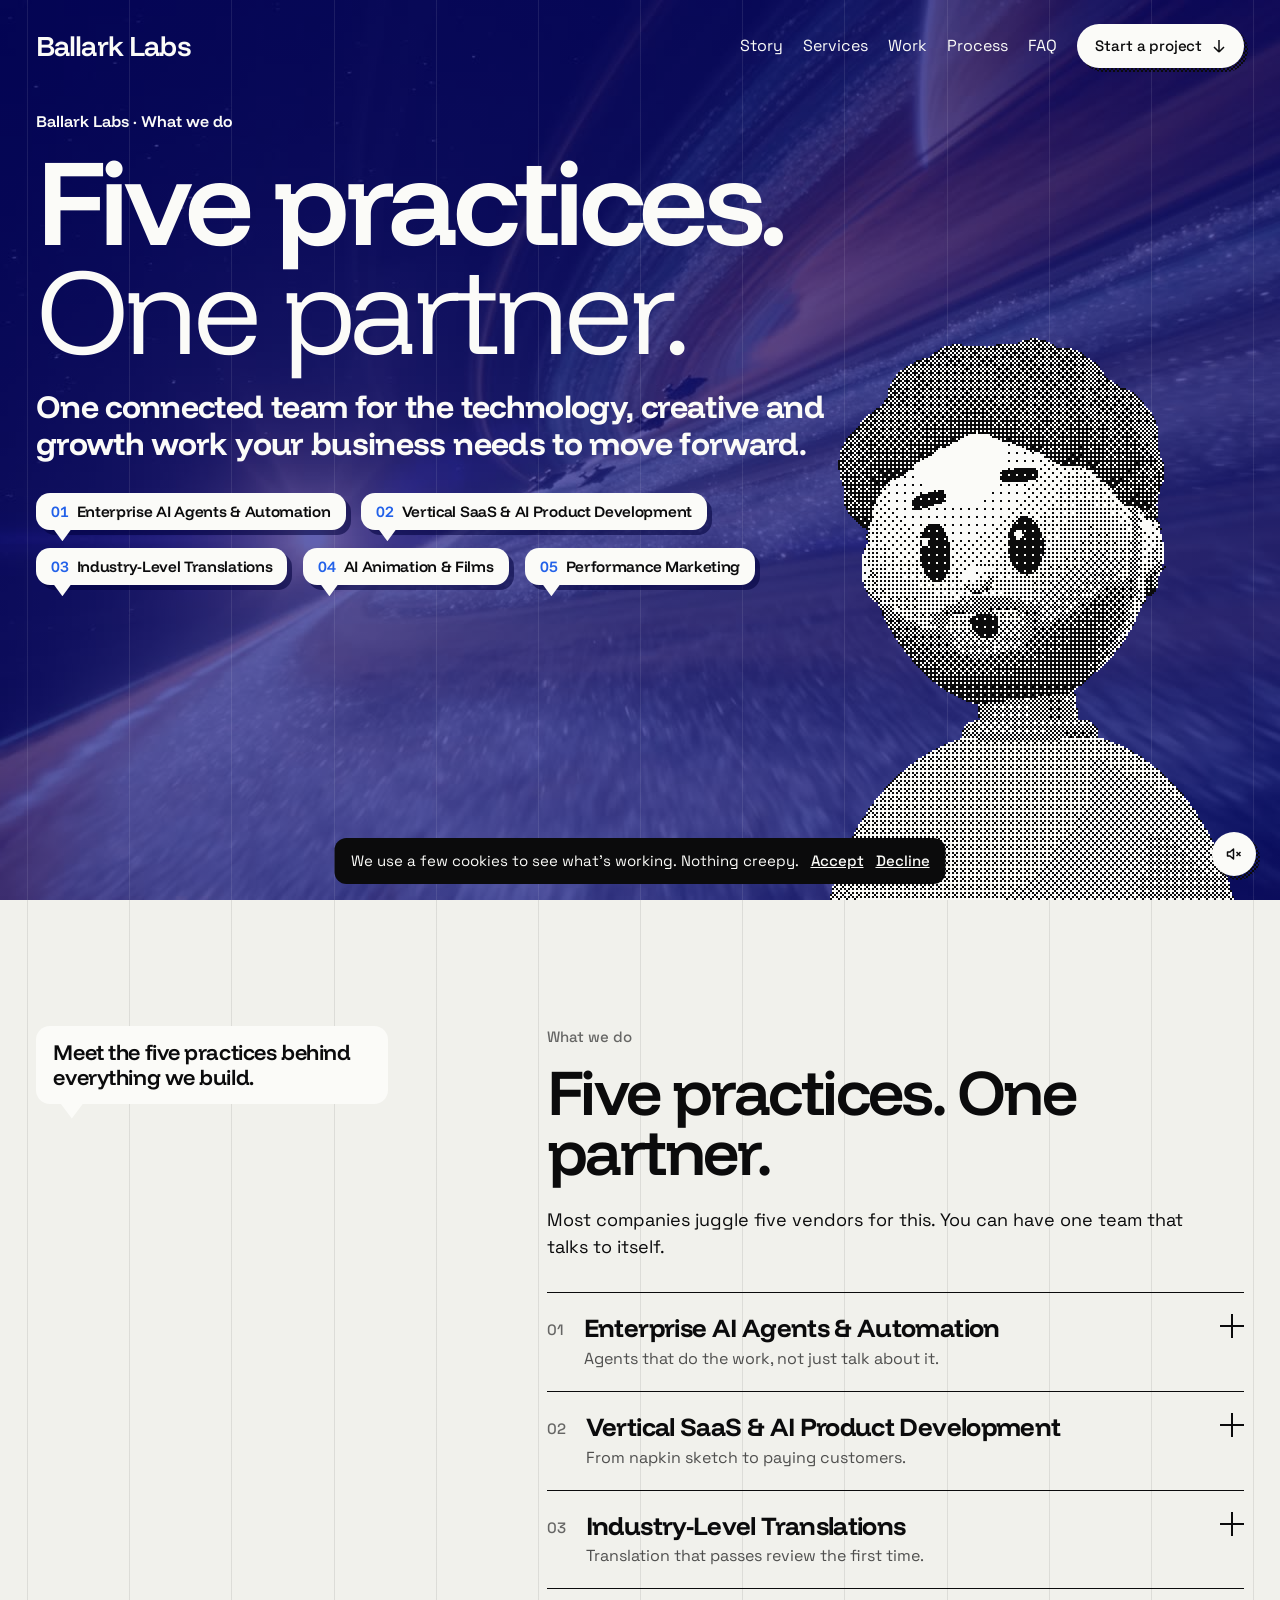
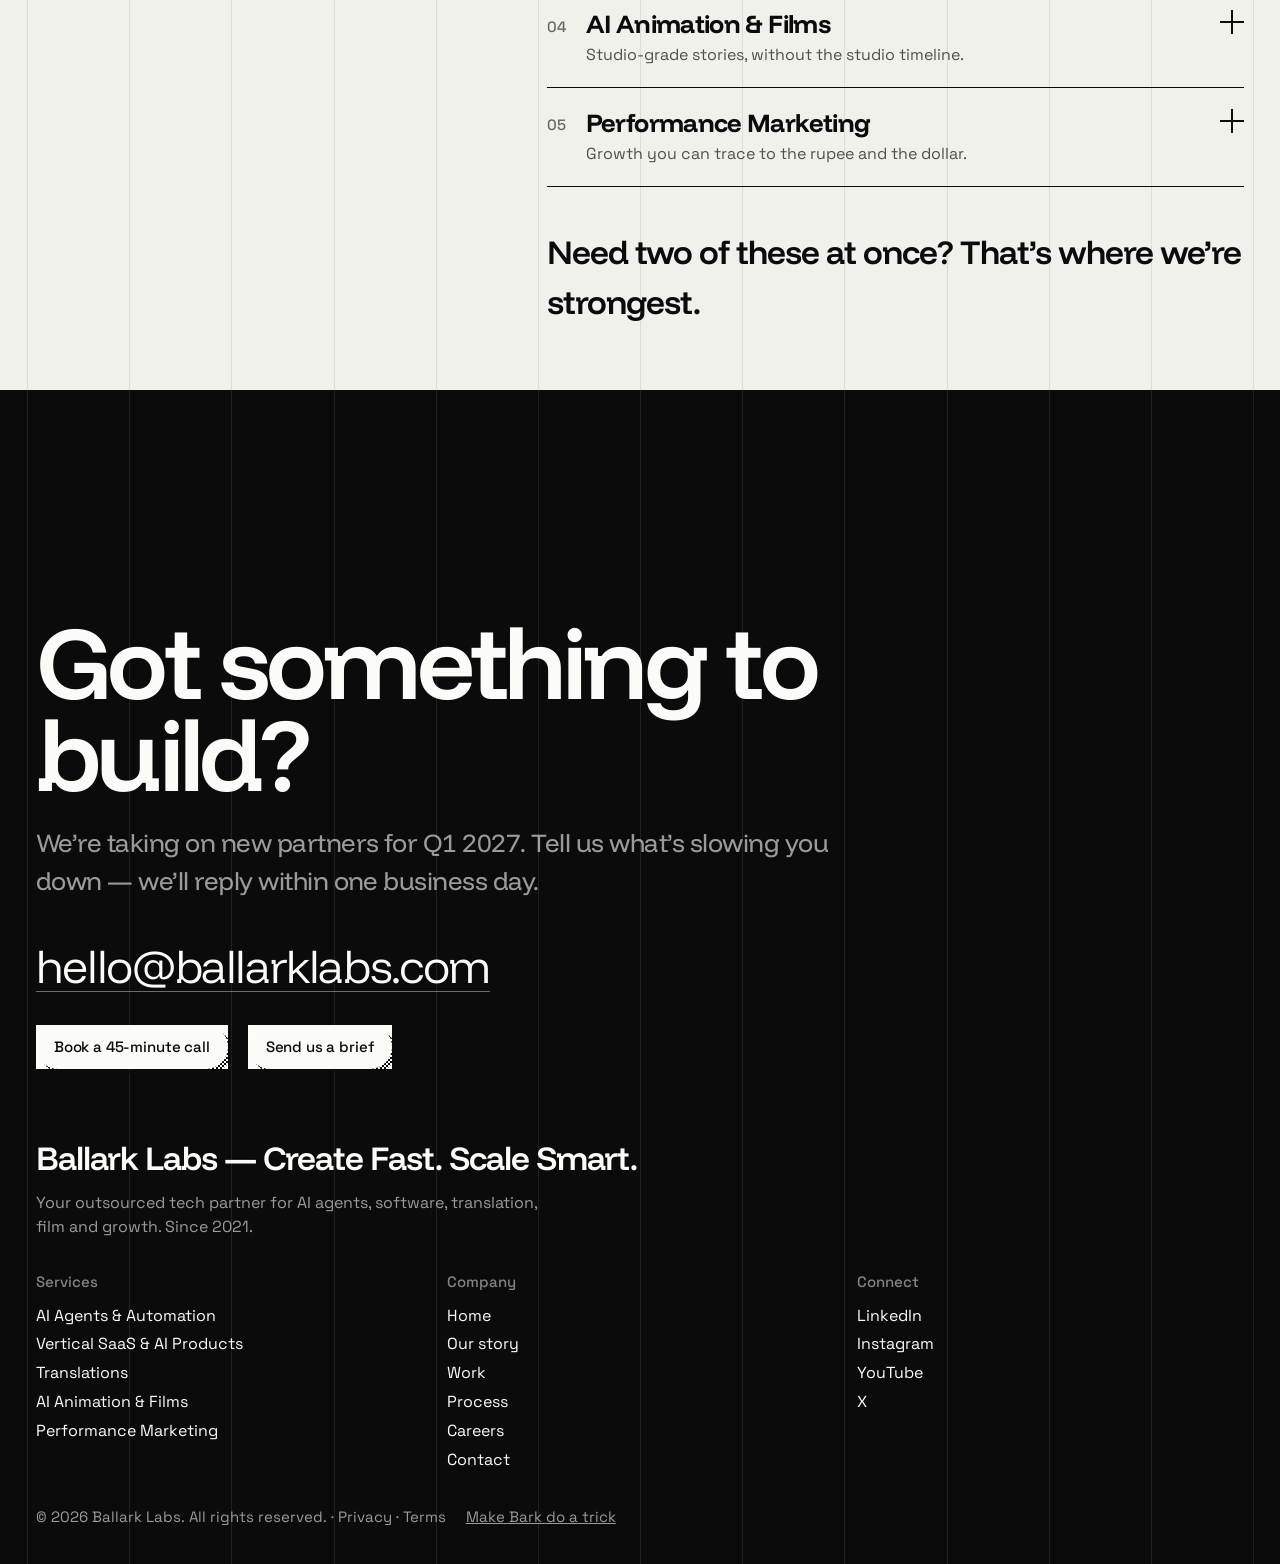
<file: services/index.html>
<!DOCTYPE html>
<html lang="en" class="bg-paper">
<!DOCTYPE html>
<!-- Hi, fellow dev. Check out the console. -->
<html lang="en" class="bg-paper">

<head>
  <meta charset="UTF-8" />
  <meta name="viewport" content="width=device-width, initial-scale=1.0" />
  <meta name="generator" content="Astro v5.18.2" />
  <title>Services — Ballark Labs | AI, Software, Translation &amp; Growth</title>
  <link rel="canonical" href="https://ballarklabs.com/services/" />
  <meta name="description"
    content="Explore Ballark Labs services: enterprise AI agents, vertical SaaS, industry-level translation, AI animation and performance marketing." />
  <meta name="robots" content="index, follow" />
  <meta property="og:title" content="Ballark Labs Services — Five practices. One partner." />
  <meta property="og:type" content="website" />
  <meta property="og:image" content="https://ballarklabs.com/og-image.png" />
  <meta property="og:url" content="https://ballarklabs.com/services/" />
  <meta property="og:description"
    content="Explore Ballark Labs services: enterprise AI agents, vertical SaaS, industry-level translation, AI animation and performance marketing." />
  <meta property="og:site_name" content="Ballark Labs" />
  <meta property="og:image:url" content="https://ballarklabs.com/og-image.png" />
  <meta property="og:image:width" content="1200" />
  <meta property="og:image:height" content="630" />
  <meta property="og:image:alt"
    content="Ballark Labs: outsourced tech partner for AI, software, translation, film and growth." />
  <meta name="twitter:card" content="summary_large_image" />
  <meta name="twitter:title" content="Ballark Labs Services — Five practices. One partner." />
  <meta name="twitter:image" content="https://ballarklabs.com/og-image.png" />
  <meta name="twitter:description"
    content="Explore Ballark Labs services: enterprise AI agents, vertical SaaS, industry-level translation, AI animation and performance marketing." />
  <link rel="icon" href="/favicon.ico" />
  <link rel="icon" type="image/png" sizes="16x16" href="/favicon-16x16.png" />
  <link rel="icon" type="image/png" sizes="32x32" href="/favicon-32x32.png" />
  <link rel="apple-touch-icon" sizes="180x180" href="/apple-touch-icon.png" />
  <link rel="manifest" href="/site.webmanifest" />
  <meta name="author" content="Ballark Labs" />
  <meta name="theme-color" content="#2261e9" />
  <meta property="og:locale" content="en_US" />
  <meta name="astro-view-transitions-enabled" content="true" />
  <meta name="astro-view-transitions-fallback" content="animate" />
  <script type="module" src="/_astro/ClientRouter.astro_astro_type_script_index_0_lang.DxD8ucBX.js"></script>
   <link rel="stylesheet" href="/mobile.css" />
  <script src="/mobile.js" defer></script>
  <style>
    .tour__chapter[data-astro-cid-j7pv25f6] {
      --seam: conic-gradient(var(--tint) 25%,
          transparent 0 50%,
          var(--tint) 0 75%,
          transparent 0) 0 0 / 4px 4px;

      &[data-astro-cid-j7pv25f6]:before {
        content: "";
        position: absolute;
        inset-inline: 0;
        bottom: 100%;
        height: 0.375rem;
        background: var(--seam);
      }
    }

    .tour__stage[data-astro-cid-j7pv25f6] {
      --device: 0;
    }

    .tour__span[data-astro-cid-j7pv25f6] {
      container-type: size;
    }

    .tour__frame[data-astro-cid-j7pv25f6] {
      container-type: inline-size;
      translate: 0 calc((100cqh - 100%) / 2);
    }

    .tour__phone {
      top: 50%;
      left: 50%;
      width: min((100cqw + var(--gutter)) / 2 - var(--gutter), 46cqh);
      translate: -50% -50%;

      @media (width>=48rem) and (orientation: landscape) {
        --overhang: calc((100cqw + var(--gutter)) / 7);
        top: auto;
        bottom: max(-25%, 100% + var(--margin) - 100cqh);
        left: 0;
        width: calc((100cqw + var(--gutter)) * 2 / 7 - var(--gutter));
        translate: calc((1 - var(--side)) * (100cqw - 100% + 2 * var(--overhang)) - var(--overhang)) 0;
      }
    }

    .tour__bubble[data-astro-cid-j7pv25f6] {
      --column: calc((100vw - 2 * var(--margin) - (var(--cols) - 1) * var(--gutter)) / var(--cols));
      --beside: calc(var(--column) / 2 + 10.875svh);
      position: relative;
      isolation: isolate;
      width: fit-content;
      max-width: calc(100% - var(--beside));
      margin-left: var(--beside);
      padding: 1.125rem 1.375rem 1.25rem;
      transform-origin: 0 70%;

      &[data-astro-cid-j7pv25f6]:before,
      &[data-astro-cid-j7pv25f6]:after {
        content: "";
        position: absolute;
        inset: 0;
        border-radius: 1.5rem;
      }

      &[data-astro-cid-j7pv25f6]:before {
        z-index: -2;
        translate: 6px 6px;
        background: var(--dither);
        background-position: 0 100%;
      }

      &[data-astro-cid-j7pv25f6]:after {
        z-index: -1;
        background: var(--color-paper);
      }

      [data-side="right"] & {
        margin-right: var(--beside);
        margin-left: auto;
        transform-origin: 100% 70%;
      }

      @media (width>=48rem) and (orientation: portrait) {
        --beside: calc(var(--column) * 1.5 + var(--gutter) + 10.875svh);
        max-width: calc(4 * var(--column) + 3 * var(--gutter));
      }

      @media (width>=48rem) and (orientation: landscape) {
        max-width: 100%;
        margin-left: 0;
        transform-origin: 25% 100%;

        [data-side="right"] & {
          margin-right: 0;
          margin-left: auto;
          transform-origin: 75% 100%;
        }
      }
    }

    .tour__tail[data-astro-cid-j7pv25f6] {
      position: absolute;
      inset: -2rem;
      z-index: -1;
      clip-path: var(--tail, inset(50%));
      background: var(--color-paper);

      @media (width>=48rem) and (orientation: landscape) {
        display: none;
      }
    }

    .tour__tail--shadow[data-astro-cid-j7pv25f6] {
      z-index: -2;
      translate: 6px 6px;
      background: var(--dither);
      background-position: 0 100%;
    }

    @media (width<48rem) or (orientation: portrait) {
      .tour__browser {
        opacity: clamp(0, 1 - 2 * var(--device), 1);
      }

      .tour__flip[data-astro-cid-j7pv25f6] {
        opacity: clamp(0, 2 * var(--device) - 1, 1);
      }
    }

    @media (width>=48rem) and (orientation: landscape) {
      .tour__frame[data-astro-cid-j7pv25f6] {
        width: calc((100cqw + var(--gutter)) * 7 / 8 - var(--gutter));
        translate: calc(var(--side) * ((100cqw + var(--gutter)) / 2 + 100cqw - 100%)) 0;
      }
    }
  </style>
  <link rel="stylesheet" href="/_astro/index.AmbHUgQm.css" />
  <style>
    :where([data-astro-image]) {
      object-fit: var(--fit);
      object-position: var(--pos);
      height: auto;
    }

    :where([data-astro-image="full-width"]) {
      width: 100%;
    }

    :where([data-astro-image="constrained"]) {
      max-width: 100%;
    }
  </style>
  <script type="module" src="/_astro/page.DTPp-pk-.js"></script>
  <style>
    section.hero {
      height: auto !important;
      min-height: 100svh;
      grid-template-rows: auto auto 1fr auto
    }


    /* Fixed header: keeps the original logo / links / button arrangement */
    .bl-header {
      position: fixed;
      top: 0;
      left: 0;
      right: 0;
      z-index: 9999;
      display: flex;
      align-items: center;
      justify-content: space-between;
      gap: 20px;
      padding: 24px var(--margin);
      isolation: isolate;
      transition: background .3s ease, backdrop-filter .3s ease,
        -webkit-backdrop-filter .3s ease, border-color .3s ease;
    }

    .bl-header.scrolled {
      background: #000080;
      -webkit-backdrop-filter: blur(14px);
      backdrop-filter: blur(14px);
      border-bottom: 1px solid rgba(255, 255, 255, .12);
    }

    .bl-header .navbar-logo {
      display: inline-block;
      color: inherit;
      text-decoration: none;
      white-space: nowrap;
    }

    .bl-header-right {
      display: flex;
      align-items: center;
      justify-content: flex-end;
      gap: 20px;
    }

    .bl-nav {
      display: flex !important;
      align-items: center;
      gap: 20px;
    }

    .bl-nav a {
      position: relative;
      display: inline-block;
    }

    @media (max-width: 700px) {
      .bl-header {
        gap: 12px;
        padding-top: 18px;
        padding-bottom: 18px;
      }

      .bl-header-right {
        gap: 12px;
      }

      .bl-nav {
        gap: 12px;
      }
    }

    /* Smooth scrolling */
    html {
      scroll-behavior: smooth;
      scroll-padding-top: 90px;
    }


    .bl-nav a:hover {
      opacity: 1;
      text-decoration: underline
    }

    /* @media(min-width:48rem) {
      .bl-nav {
        display: flex
      }
    } */

    .hero h1 {
      grid-row: 3
    }

    .bl-herobottom {
      grid-column: 1/-1;
      grid-row: 4;
      margin-top: 2.5rem;
      font-size: 1rem
    }

    .bl-eyebrow {
      font-family: var(--font-display);
      font-weight: 600;
      font-size: 1rem;
      margin-bottom: .75rem
    }

    .bl-sub {
      max-width: 44rem;
      font-family: var(--font-display);
      font-size: clamp(1.125rem, 1.8vw, 1.75rem);
      line-height: 1.2;
      letter-spacing: -.02em
    }

    .bl-ctas {
      display: flex;
      flex-wrap: wrap;
      gap: 1.25rem;
      align-items: center;
      margin-top: 1.5rem
    }

    .bl-link {
      font-weight: 500;
      text-decoration: underline;
      text-underline-offset: .2em;
      cursor: pointer;
      background: none;
      color: inherit;
      font-size: .9375rem
    }

    .bl-trust {
      margin-top: 1.25rem;
      font-size: .9375rem;
      opacity: .8
    }

    .bl-ticker {
      overflow: hidden;
      margin-top: 1.75rem;
      white-space: nowrap;
      border-top: 1px solid currentColor;
      padding-top: .75rem;
      font-family: var(--font-display);
      font-weight: 600
    }

    .bl-track {
      display: inline-flex;
      animation: bl-tick 40s linear infinite
    }

    .bl-track span {
      padding-right: .5rem
    }

    @keyframes bl-tick {
      to {
        transform: translateX(-50%)
      }
    }

    @media(prefers-reduced-motion:reduce) {
      .bl-track {
        animation: none
      }
    }

    .bl-aboutintro {
      grid-column: 1/-1;
      margin-top: 2rem;
      max-width: 34rem;
      font-size: 1.0625rem;
      line-height: 1.45
    }

    @media(min-width:48rem) {
      .bl-aboutintro {
        grid-column: 6/span 6
      }
    }

    .bl-label {
      display: block;
      font-size: .9375rem;
      font-weight: 500;
      opacity: .6;
      margin-bottom: .75rem
    }

    .bl-sec {
      position: relative;
      padding: 14svh 0
    }

    .bl-in {
      align-items: start;
      row-gap: 2rem
    }

    .bl-side {
      grid-column: 1/-1
    }

    .bl-main {
      grid-column: 1/-1
    }

    @media(min-width:48rem) {
      .bl-side {
        grid-column: 1/span 4;
        position: sticky;
        top: 14svh
      }

      .bl-main {
        grid-column: 6/span 7
      }

      .bl-wide {
        grid-column: 1/-1
      }
    }

    .bl-bubble {
      display: inline-block;
      position: relative;
      background: var(--color-paper);
      color: var(--color-ink);
      padding: .9rem 1.1rem;
      border-radius: 14px;
      font-family: var(--font-display);
      font-weight: 600;
      font-size: clamp(1.125rem, 1.7vw, 1.75rem);
      line-height: 1.12;
      letter-spacing: -.02em;
      max-width: 22rem
    }

    .bl-bubble:after {
      content: "";
      position: absolute;
      top: calc(100% - 1px);
      left: 1.5rem;
      width: 1.5rem;
      height: 1rem;
      background: var(--color-paper);
      clip-path: polygon(0 0, 100% 0, 50% 100%)
    }

    .bl-h2 {
      font-family: var(--font-display);
      font-weight: 600;
      font-size: clamp(2.25rem, 5vw, 5rem);
      line-height: .95;
      letter-spacing: -.04em;
      margin-bottom: 1.5rem
    }

    .bl-chap {
      font-size: .9375rem;
      font-weight: 500;
      opacity: .7;
      margin-bottom: 1rem
    }

    .bl-copy {
      font-size: 1.125rem;
      line-height: 1.5;
      max-width: 40rem;
      margin-top: 1rem
    }

    .bl-proof {
      font-family: var(--font-display);
      font-weight: 600;
      font-size: clamp(1.25rem, 2vw, 2rem);
      line-height: 1.1;
      letter-spacing: -.02em;
      margin-top: 2rem;
      max-width: 40rem
    }

    .bl-closer {
      font-family: var(--font-display);
      font-weight: 600;
      font-size: clamp(1.5rem, 2.6vw, 2.5rem);
      letter-spacing: -.03em;
      margin-top: 2.5rem
    }

    .bl-card {
      border-top: 1px solid currentColor;
      padding: 1.25rem 0
    }

    .bl-card:last-of-type {
      border-bottom: 1px solid currentColor
    }

    .bl-card summary {
      display: flex;
      gap: 1.25rem;
      align-items: flex-start;
      cursor: pointer;
      list-style: none
    }

    .bl-card summary::-webkit-details-marker {
      display: none
    }

    .bl-card summary>span:nth-child(2) {
      flex: 1
    }

    .bl-card strong {
      display: block;
      font-family: var(--font-display);
      font-size: clamp(1.25rem, 2vw, 2rem);
      letter-spacing: -.025em;
      line-height: 1.1
    }

    .bl-card em {
      display: block;
      font-style: normal;
      opacity: .7;
      margin-top: .35rem
    }

    .bl-num {
      font-size: .9375rem;
      font-weight: 500;
      opacity: .6;
      padding-top: .4rem
    }

    .bl-plus {
      width: 1.5rem;
      height: 1.5rem;
      position: relative;
      flex: none
    }

    .bl-plus:before,
    .bl-plus:after {
      content: "";
      position: absolute;
      inset: 50% 0 auto;
      height: 2px;
      background: currentColor;
      transition: rotate .25s
    }

    .bl-plus:after {
      rotate: 90deg
    }

    .bl-card[open] .bl-plus:after {
      rotate: 0deg
    }

    .bl-cardbody {
      padding: 1rem 0 .25rem 0;
      max-width: 40rem;
      line-height: 1.5
    }

    @media(min-width:48rem) {
      .bl-card:not(.bl-faq) .bl-cardbody {
        padding-left: 2.4rem
      }
    }

    .bl-wyg {
      font-weight: 600;
      margin-top: 1rem
    }

    .bl-cardbody ul {
      margin: .4rem 0 0 1.1rem;
      list-style: disc
    }

    .bl-stat {
      margin-top: 1rem;
      font-family: var(--font-display);
      font-weight: 600;
      font-size: 1.25rem
    }

    .bl-nums {
      display: grid;
      grid-template-columns: repeat(2, 1fr);
      gap: 2rem 1.5rem
    }

    @media(min-width:48rem) {
      .bl-nums {
        grid-template-columns: repeat(3, 1fr)
      }
    }

    .bl-n b {
      display: block;
      font-family: var(--font-display);
      font-weight: 600;
      font-size: clamp(2.5rem, 5vw, 5rem);
      letter-spacing: -.045em;
      line-height: 1
    }

    .bl-n span {
      display: block;
      margin-top: .5rem;
      font-size: .9375rem;
      opacity: .85
    }

    .bl-result {
      margin-top: .6rem;
      font-size: .9375rem;
      line-height: 1.35;
      max-width: 34rem;
      opacity: .9
    }

    .bl-chips {
      grid-column: 1/-1;
      display: flex;
      flex-wrap: wrap;
      gap: .5rem;
      margin-top: 1.5rem
    }

    .bl-chip {
      border: 1px solid var(--color-ink);
      border-radius: 999px;
      padding: .35rem .9rem;
      font-size: .9375rem;
      font-weight: 500;
      cursor: pointer;
      background: none;
      color: var(--color-ink)
    }

    .bl-chip[aria-pressed=true] {
      background: var(--color-ink);
      color: var(--color-paper)
    }

    li[data-tag][hidden] {
      display: none
    }

    .bl-steps {
      list-style: none;
      margin: 1.5rem 0 3rem
    }

    .bl-steps li {
      border-top: 1px solid currentColor;
      padding: 1.25rem 0;
      display: grid;
      grid-template-columns: 1fr;
      gap: .25rem
    }

    .bl-steps b {
      font-family: var(--font-display);
      font-size: clamp(1.5rem, 2.6vw, 2.5rem);
      letter-spacing: -.03em
    }

    .bl-steps i {
      font-style: normal;
      opacity: .6;
      font-size: .9375rem
    }

    .bl-steps p {
      line-height: 1.5;
      max-width: 36rem
    }

    .bl-models {
      list-style: none;
      line-height: 1.5
    }

    .bl-models li {
      padding: .5rem 0;
      border-top: 1px solid currentColor
    }

    .bl-quote {
      border-top: 1px solid currentColor;
      padding: 1.5rem 0
    }

    .bl-quote blockquote {
      font-family: var(--font-display);
      font-weight: 600;
      font-size: clamp(1.25rem, 2.2vw, 2.25rem);
      line-height: 1.12;
      letter-spacing: -.025em
    }

    .bl-quote figcaption {
      margin-top: .75rem;
      font-size: .9375rem;
      opacity: .65
    }

    #contact {
      height: auto !important;
      min-height: 100lvh
    }

    .bl-ctas-final {
      margin-top: 1.5rem
    }

    .bl-ctas-final .button {
      background: var(--color-paper)
    }

    .bl-foot {
      grid-column: 1/-1;
      margin-top: 4rem
    }

    .bl-brand {
      font-family: var(--font-display);
      font-weight: 600;
      font-size: clamp(1.5rem, 2.6vw, 2.5rem);
      letter-spacing: -.03em
    }

    .bl-blurb {
      margin-top: .5rem;
      opacity: .6;
      max-width: 32rem
    }

    .bl-cols {
      display: grid;
      grid-template-columns: repeat(2, 1fr);
      gap: 2rem 1.5rem;
      margin-top: 2rem
    }

    @media(min-width:48rem) {
      .bl-cols {
        grid-template-columns: repeat(3, 1fr)
      }
    }

    .bl-cols b {
      display: block;
      opacity: .5;
      font-weight: 500;
      font-size: .9375rem;
      margin-bottom: .5rem
    }

    .bl-cols a {
      display: block;
      padding: .15rem 0
    }

    .bl-cols a:hover,
    .bl-legal a:hover {
      text-decoration: underline
    }

    .bl-legal {
      margin-top: 2rem;
      font-size: .9375rem;
      opacity: .6
    }

    .bl-trick {
      margin-left: 1rem;
      cursor: pointer;
      text-decoration: underline;
      color: inherit
    }

    .bl-dialog {
      margin: auto;
      border-radius: 14px;
      padding: 1.5rem;
      width: min(30rem, 92vw);
      background: var(--color-paper);
      color: var(--color-ink)
    }

    .bl-dialog::backdrop {
      background: rgba(11, 11, 12, .6)
    }

    .bl-dialog h3 {
      font-family: var(--font-display);
      font-size: 1.75rem;
      font-weight: 600;
      margin-bottom: 1rem
    }

    .bl-dialog label {
      display: block;
      font-weight: 500;
      margin-top: .75rem
    }

    .bl-dialog input,
    .bl-dialog textarea {
      display: block;
      width: 100%;
      margin-top: .25rem;
      padding: .6rem;
      border: 1px solid rgba(11, 11, 12, .3);
      border-radius: 8px;
      font: inherit;
      background: #fff
    }

    .bl-msg {
      margin-top: .75rem;
      min-height: 1.2em;
      font-size: .9375rem
    }

    .bl-cookie {
      position: fixed;
      left: 50%;
      translate: -50% 0;
      bottom: 1rem;
      z-index: 60;
      display: flex;
      flex-wrap: wrap;
      gap: .75rem;
      align-items: center;
      background: var(--color-ink);
      color: var(--color-paper);
      padding: .75rem 1rem;
      border-radius: 12px;
      font-size: .9375rem;
      max-width: 92vw
    }

    .bl-cookie[hidden] {
      display: none
    }

    .bl-cookie button {
      text-decoration: underline;
      cursor: pointer;
      color: inherit;
      font-weight: 500
    }

    .bl-copy+.bl-card {
      margin-top: 2rem
    }

    .bl-h2+.bl-card {
      margin-top: 1.5rem
    }

    /* Flying Intro Video Button */
    .bl-intro-fly {
      position: fixed;
      right: 5.5rem;
      bottom: 1.5rem;
      z-index: 100;
      display: flex;
      align-items: center;
      gap: 10px;
      padding: 12px 20px;
      border: 1px solid rgba(255, 255, 255, .25);
      border-radius: 50px;
      background: #fbfbf8;
      color: #0b0b0c;
      font: 600 14px var(--font-display);
      cursor: pointer;
      box-shadow: 0 8px 30px rgba(0, 0, 0, .2);
      opacity: 0;
      visibility: hidden;
      transform: translate(120vw, -40px) rotate(-18deg);
      transition:
        transform 1s cubic-bezier(.16, 1, .3, 1),
        opacity .5s ease,
        visibility .5s;
    }

    .bl-intro-fly.is-visible {
      opacity: 1;
      visibility: visible;
      animation: introFlyIn 1.2s cubic-bezier(.16, 1, .3, 1) forwards,
        introFloat 3s ease-in-out 1.2s infinite;
    }

    @keyframes introFlyIn {
      0% {
        transform: translate(120vw, -40px) rotate(-18deg) scale(.7);
      }

      70% {
        transform: translate(-12px, -8px) rotate(5deg) scale(1.2);
      }

      100% {
        transform: translate(0, 0) rotate(0deg) scale(1.12);
      }
    }

    @keyframes introFloat {

      0%,
      100% {
        transform: translateY(0) scale(1.12);
      }

      50% {
        transform: translateY(-9px) scale(1.12);
      }
    }

    /* Cinematic Intro Experience */

    .bl-intro-dialog {
      position: fixed;
      inset: 0;
      width: 100%;
      height: 100%;
      max-width: none;
      max-height: none;
      margin: 0;
      padding: 24px;
      border: 0;
      background: transparent;
      color: white;
      overflow: hidden;
    }

    .bl-intro-dialog[open] {
      display: grid;
      place-items: center;
    }

    .bl-intro-dialog::backdrop {
      background: rgba(0, 0, 0, 0);
      backdrop-filter: blur(0px);
      transition:
        background .7s ease,
        backdrop-filter .7s ease;
    }

    .bl-intro-dialog[open]::backdrop {
      background: rgba(0, 0, 0, .85);
      backdrop-filter: blur(14px);
    }

    .bl-intro-panel {
      position: relative;
      width: min(100%, 950px);
      aspect-ratio: 16 / 9;
      padding: 12px;
      border-radius: 18px;
      background: #080808;
      border: 1px solid rgba(255, 255, 255, .15);
      box-shadow: 0 30px 100px rgba(0, 0, 0, .5);
      transform-origin: center center;
      will-change: transform, opacity;
    }

    .bl-intro-panel video {
      display: block;
      width: 100%;
      height: 100%;
      object-fit: contain;
      border-radius: 12px;
      background: #000;
    }

    .bl-intro-close {
      position: absolute;
      top: -42px;
      right: 0;
      border: 0;
      background: transparent;
      color: white;
      font-size: 25px;
      cursor: pointer;
      z-index: 5;
      transition: transform .3s ease;
    }

    .bl-intro-close:hover {
      transform: rotate(90deg);
    }

    @media(max-width:600px) {
      .bl-intro-panel {
        width: 100%;
        padding: 6px;
        border-radius: 12px;
      }

      .bl-intro-close {
        top: -38px;
      }
    }

    @media(prefers-reduced-motion:reduce) {
      .bl-intro-dialog::backdrop {
        transition: none;
      }
    }


    /* =========================================
   BALLARK LABS — COMPACT STORY TIMELINE
   ========================================= */

    
/* ==========================================
   BALLARK LABS — EDITORIAL SCROLL TIMELINE
   ========================================== */

.bl-story-timeline {
  --timeline-progress: 0%;
  position: relative;
  background: #f1f1ec !important;
  color: #0b0b0c !important;
  padding: 5rem 0 7rem;
  overflow: clip;
}

.bl-story-timeline__inner {
  position: relative;
  width: min(100% - 48px, 1320px);
  margin-inline: auto;
}

/* Center timeline track */
.bl-story-timeline__inner::before,
.bl-story-timeline__inner::after {
  content: "";
  position: absolute;
  top: 0;
  bottom: 0;
  left: 50%;
  width: 1px;
  transform: translateX(-50%);
}

.bl-story-timeline__inner::before {
  background: rgba(11, 11, 12, .15);
}

.bl-story-timeline__inner::after {
  bottom: auto;
  height: var(--timeline-progress);
  max-height: 100%;
  background: #2261e9;
  transition: height .08s linear;
  z-index: 1;
}

/* Each chapter */
.bl-timeline-item {
  position: relative;
  display: grid;
  grid-template-columns: 1fr 80px 1fr;
  align-items: start;
  padding: 3.5rem 0;
  min-height: 0;
  background: transparent !important;
  color: #0b0b0c !important;
}

/* Date on left */
.bl-timeline-date {
  grid-column: 1;
  text-align: right;
  padding: .35rem 2rem 0 0;
  font-size: clamp(1.25rem, 2vw, 2rem);
  font-weight: 600;
  letter-spacing: -.045em;
  color: #0b0b0c;
  opacity: .3;
  transition: opacity .7s ease, transform .7s ease;
}

/* Center node */
.bl-timeline-rail {
  grid-column: 2;
  display: flex;
  justify-content: center;
  position: relative;
  z-index: 2;
}

.bl-timeline-dot {
  width: 10px;
  height: 10px;
  margin-top: .65rem;
  border-radius: 50%;
  background: #f1f1ec;
  border: 1.5px solid #888;
  box-shadow: 0 0 0 5px #f1f1ec;
  transition: all .5s cubic-bezier(.16,1,.3,1);
}

/* Right content */
.bl-timeline-content {
  grid-column: 3;
  max-width: 570px;
  padding-left: 1.5rem;
  opacity: .28;
  transform: translateY(35px);
  transition:
    opacity .8s ease,
    transform .9s cubic-bezier(.16,1,.3,1);
}

/* Remove speech bubbles for a cleaner editorial layout */
.bl-timeline-content .bl-bubble {
  display: none;
}

/* Chapter typography */
.bl-timeline-content .bl-chap {
  font-size: .78rem;
  text-transform: uppercase;
  letter-spacing: .09em;
  font-weight: 600;
  color: #666;
  margin-bottom: 1rem;
}

.bl-timeline-content .bl-h2 {
  font-size: clamp(2rem, 3.3vw, 3.6rem);
  line-height: 1.02;
  letter-spacing: -.055em;
  font-weight: 650;
  margin: 0 0 1.25rem;
}

.bl-timeline-content .bl-copy {
  font-size: clamp(.95rem, 1.15vw, 1.08rem);
  line-height: 1.7;
  color: #444;
  margin: 0 0 1rem;
}

.bl-timeline-content .bl-proof {
  font-size: clamp(1.2rem, 1.8vw, 1.65rem);
  font-weight: 650;
  line-height: 1.25;
  letter-spacing: -.035em;
  margin-top: 1.5rem;
  color: #0b0b0c;
}

.bl-timeline-content .bl-closer {
  font-size: 1.05rem;
  font-weight: 600;
  margin-top: 1.5rem;
}

/* Active chapter animation */
.bl-timeline-item.is-active .bl-timeline-date {
  opacity: 1;
  transform: translateX(-5px);
}

.bl-timeline-item.is-active .bl-timeline-content {
  opacity: 1;
  transform: translateY(0);
}

.bl-timeline-item.is-active .bl-timeline-dot {
  background: #2261e9;
  border-color: #2261e9;
  transform: scale(1.35);
  box-shadow: 0 0 0 6px #f1f1ec;
}

/* Mobile */
@media (max-width: 767px) {

  .bl-story-timeline {
    padding: 3rem 0 4rem;
  }

  .bl-story-timeline__inner {
    width: calc(100% - 36px);
  }

  .bl-story-timeline__inner::before,
  .bl-story-timeline__inner::after {
    left: 8px;
  }

  .bl-timeline-item {
    grid-template-columns: 25px 1fr;
    padding: 2.5rem 0;
    row-gap: .8rem;
  }

  .bl-timeline-rail {
    grid-column: 1;
    grid-row: 1 / span 2;
    justify-content: flex-start;
  }

  .bl-timeline-dot {
    margin: .3rem 0 0 3px;
  }

  .bl-timeline-date {
    grid-column: 2;
    grid-row: 1;
    text-align: left;
    padding: 0;
    font-size: 1.25rem;
  }

  .bl-timeline-content {
    grid-column: 2;
    grid-row: 2;
    padding: 0;
  }

  .bl-timeline-content .bl-h2 {
    font-size: clamp(2rem, 8vw, 2.8rem);
  }

  .bl-timeline-content .bl-copy {
    font-size: .95rem;
  }
}

/* Accessibility */
@media (prefers-reduced-motion: reduce) {
  .bl-timeline-item,
  .bl-timeline-content,
  .bl-timeline-date,
  .bl-timeline-dot {
    transition: none !important;
    transform: none !important;
  }
}

/* Move hero text down */
.services-hero-copy {
  position: relative;
  top: 85px;
}

/* Make the connected-team text bigger and bolder */
.services-hero-copy .bl-sub {
  font-size: clamp(1.6rem, 2.5vw, 2.4rem);
  font-weight: 700;
  line-height: 1.15;
  max-width: 55rem;
}

@media (max-width: 700px) {
  .services-hero-copy {
    top: 40px;
  }
}

  </style>


  <style>
    /* Services hero: explicit sizing (the Tailwind utilities used here are not in the compiled CSS) */
    .services-hero { min-height: max(68svh, 34rem); grid-template-rows: 1fr; }
    .services-hero .services-hero-copy { grid-column: 1 / -1; align-self: end; padding-bottom: clamp(2.5rem, 6vw, 4rem); position: relative; z-index: 2; }
    @media (min-width: 48rem) { .services-hero .services-hero-copy { grid-column: span 9; } }
    .services-hero-copy h1 { font-family: var(--font-display); font-weight: 600; font-size: clamp(3.25rem, 9.5vw, 8rem); line-height: .9; letter-spacing: -.045em; margin-top: .5rem; }
    .services-hero-copy h1 span { font-weight: 300; }
    .services-hero-copy .bl-sub { margin-top: 1.5rem; }

    /* Practice bubbles: same paper bubble + tail language as the mascot bubble */
    .svc-bubbles { list-style: none; margin: 2rem 0 0; padding: 0 0 .75rem; display: flex; flex-wrap: wrap; gap: 1.1rem 1rem; max-width: 52rem; }
    .svc-bubbles a { position: relative; display: inline-block; background: var(--color-paper); color: var(--color-ink); text-decoration: none;
      padding: .6rem .95rem .65rem; border-radius: 14px; font-family: var(--font-display); font-weight: 600; font-size: clamp(.95rem, 1.2vw, 1.2rem);
      line-height: 1.12; letter-spacing: -.02em; box-shadow: 5px 5px 0 rgba(0, 0, 60, .55);
      transition: transform .25s cubic-bezier(.34, 1.56, .64, 1), box-shadow .25s ease; }
    .svc-bubbles a::after { content: ""; position: absolute; top: calc(100% - 1px); left: 1.1rem; width: 1.1rem; height: .75rem; background: var(--color-paper); clip-path: polygon(0 0, 100% 0, 50% 100%); }
    .svc-bubbles b { color: var(--color-blue); margin-right: .5rem; font-weight: 600; }
    .svc-bubbles a:hover, .svc-bubbles a:focus-visible { transform: translateY(-4px) rotate(-1.2deg); box-shadow: 8px 9px 0 rgba(0, 0, 60, .55); outline: none; }
    .svc-bubbles a:focus-visible { outline: 2px solid var(--color-paper); outline-offset: 4px; }
    .svc-bubbles li { animation: svcPop .6s cubic-bezier(.34, 1.56, .64, 1) both; animation-delay: calc(.35s + var(--i) * .09s); }
    @keyframes svcPop { from { opacity: 0; transform: translateY(14px) scale(.9); } to { opacity: 1; transform: none; } }
    @media (prefers-reduced-motion: reduce) { .svc-bubbles li { animation: none; } .svc-bubbles a { transition: none; } }

    /* This page has its own hero bubbles; hide the homepage "returning visitor" greeting here only */
    html:has(.services-page) .mascot-bubble__body { display: none !important; }
  </style>
  <style>
    .services-page { background:#f1f1ec; color:#0b0b0c; }
    .services-page .bl-card { transform:translateY(28px); opacity:0; transition:opacity .75s ease, transform .75s cubic-bezier(.16,1,.3,1); }
    .services-page .bl-card.is-in { transform:translateY(0); opacity:1; }
    .services-page .bl-card:nth-of-type(2) { transition-delay:.04s; }
    .services-page .bl-card:nth-of-type(3) { transition-delay:.08s; }
    .services-page .bl-card:nth-of-type(4) { transition-delay:.12s; }
    .services-page .bl-card:nth-of-type(5) { transition-delay:.16s; }
    .services-page .bl-main { animation: servicesIntro .9s cubic-bezier(.16,1,.3,1) both; }
    @keyframes servicesIntro { from { opacity:0; transform:translateY(24px); } to { opacity:1; transform:translateY(0); } }
    .services-page .bl-card[open] .bl-cardbody { animation: serviceExpand .35s ease both; }
    @keyframes serviceExpand { from { opacity:0; transform:translateY(-8px); } to { opacity:1; transform:translateY(0); } }
    @media(prefers-reduced-motion:reduce) {
      .services-page .bl-card,.services-page .bl-main { animation:none!important; transition:none!important; transform:none!important; opacity:1!important; }
    }
  </style>

  <style>
    /* Hero background video. Change the two URLs in the <video> tag in the hero to your hosted files. */
    .hero-video { position: absolute; inset: 0; z-index: 0; overflow: hidden; background: #000080 url(/videos/universe-orbit-poster.jpg) center / cover no-repeat; }
    .hero-video video { position: absolute; inset: 0; width: 100%; height: 100%; object-fit: cover; }
    .hero-video::after { content: ""; position: absolute; inset: 0; background: linear-gradient(rgba(0, 0, 128, .62), rgba(0, 0, 128, .62)); }
    .hero-video__grid { position: absolute; inset: 0; z-index: 1; pointer-events: none; }
    .hero > .services-hero-copy, .hero > h1, .hero > .bl-herobottom { position: relative; z-index: 2; }
    /* @media (prefers-reduced-motion: reduce) { .hero-video video { display: none; } } */
  </style>
</head>
<body class="text-ink font-sans antialiased" style="background-color:var(--color-blue)">
<div class="mascot-layer invisible fixed inset-x-0 bottom-0 z-30 h-svh *:visible" data-astro-cid-oa4r7qw6>
    <div class="mascot-badge pointer-events-none absolute bottom-4 left-4 z-20 size-28 md:bottom-6 md:left-6 md:size-40"
      style="--paper: #fbfbf8" aria-hidden="true" data-astro-transition-persist="mascot-badge" data-astro-cid-oa4r7qw6>
      <div class="size-full rounded-full opacity-0" data-astro-cid-oa4r7qw6></div>
    </div>
    <canvas
      class="mascot pointer-events-none absolute bottom-0 left-0 z-30 h-lvh w-full [image-rendering:pixelated] [view-transition-name:mascot]"
      aria-hidden="true"
      data-look="{&#34;hair&#34;:&#34;curly&#34;,&#34;beard&#34;:true,&#34;colors&#34;:{&#34;skin&#34;:&#34;#fbf3ec&#34;,&#34;hair&#34;:&#34;#77573d&#34;,&#34;beard&#34;:&#34;#c49c74&#34;,&#34;sweater&#34;:&#34;#a4ad9b&#34;,&#34;ink&#34;:&#34;#0b0b0c&#34;,&#34;paper&#34;:&#34;#fbfbf8&#34;}}"
      data-astro-transition-persist="mascot" data-astro-cid-oa4r7qw6></canvas>
    <div
      class="mascot-handle pointer-events-auto absolute top-0 left-0 z-30 hidden cursor-grab touch-pan-y rounded-t-full select-none motion-safe:block"
      aria-hidden="true" data-astro-transition-persist="mascot-handle" data-astro-cid-oa4r7qw6></div>
    <div class="mascot-bubble pointer-events-none absolute top-0 left-0 z-40" data-astro-cid-oa4r7qw6>
      <div class="mascot-bubble__body opacity-0" data-astro-cid-oa4r7qw6>
        <span class="mascot-bubble__tail mascot-bubble__tail--shadow" data-astro-cid-oa4r7qw6></span>
        <span class="mascot-bubble__tail" data-astro-cid-oa4r7qw6></span>
        <div class="relative overflow-hidden" data-astro-cid-j7pv25f6>
          <p class="bubble-line font-display absolute inset-x-0 top-0 text-[clamp(1.125rem,1.7vw,1.875rem)] leading-[1.12] font-semibold tracking-[-0.02em]"
            style="--accent: #2261e9" data-astro-cid-j7pv25f6>
            Hi, we&#39;re
            <span class="text-(--accent)" data-astro-cid-j7pv25f6>Ballark Labs</span>.
            Scroll down and we&#39;ll show you how we got here.
          </p>
          <p class="bubble-line font-display absolute inset-x-0 top-0 text-[clamp(1.125rem,1.7vw,1.875rem)] leading-[1.12] font-semibold tracking-[-0.02em]"
            style="--accent: #2261e9" data-returning-line="true" data-astro-cid-j7pv25f6>
            Oh, <span class="text-(--accent)" data-astro-cid-j7pv25f6>you&#39;re back</span>. Want the tour again?
          </p>
          <p class="bubble-line font-display absolute inset-x-0 top-0 text-[clamp(1.125rem,1.7vw,1.875rem)] leading-[1.12] font-semibold tracking-[-0.02em]"
            style="--accent: #2261e9" data-hint-line="true" data-astro-cid-j7pv25f6>
            Psst. You can <span class="text-(--accent)" data-astro-cid-j7pv25f6>drag</span> me around.
          </p>
          <p class="bubble-line font-display absolute inset-x-0 top-0 text-[clamp(1.125rem,1.7vw,1.875rem)] leading-[1.12] font-semibold tracking-[-0.02em]"
            style="--accent: #2261e9" data-hint-line="true" data-astro-cid-j7pv25f6>
            Psst.
            <span class="text-(--accent)" data-astro-cid-j7pv25f6>Hold</span>
            me to pick me up.
          </p>
          <p class="bubble-line font-display absolute inset-x-0 top-0 text-[clamp(1.125rem,1.7vw,1.875rem)] leading-[1.12] font-semibold tracking-[-0.02em]"
            style="--accent: #2261e9" data-astro-cid-j7pv25f6>
            Write us anytime. <span class="text-(--accent)" data-astro-cid-j7pv25f6>Click</span> and it&#39;s copied.
          </p>
          <p class="bubble-line font-display absolute inset-x-0 top-0 text-[clamp(1.125rem,1.7vw,1.875rem)] leading-[1.12] font-semibold tracking-[-0.02em]"
            style="--accent: #2261e9" data-astro-cid-j7pv25f6>
            <span class="text-(--accent)" data-astro-cid-j7pv25f6>Copied!</span>
            Talk soon.
          </p>
        </div>
      </div>
      <div
        class="mascot-quip font-display text-[clamp(1.125rem,1.7vw,1.875rem)] leading-[1.12] font-semibold tracking-[-0.02em] opacity-0"
        hidden data-astro-cid-oa4r7qw6>
        <span class="mascot-bubble__tail mascot-bubble__tail--shadow" data-astro-cid-oa4r7qw6></span>
        <span class="mascot-bubble__tail" data-astro-cid-oa4r7qw6></span>
        <p data-quip="sulk" hidden data-astro-cid-oa4r7qw6>
          <span class="text-blue" data-astro-cid-oa4r7qw6>Hmph.</span> Not
          talking to you.
        </p>
        <p data-quip="laugh" hidden data-astro-cid-oa4r7qw6>
          Stop, <span class="text-blue" data-astro-cid-oa4r7qw6>stop</span>!
          I&#39;m ticklish.
        </p>
        <p data-quip="sniffle" hidden data-astro-cid-oa4r7qw6>
          Ah… <span class="text-blue" data-astro-cid-oa4r7qw6>ah…</span>
        </p>
        <p data-quip="sneeze" hidden data-astro-cid-oa4r7qw6>
          <span class="text-blue" data-astro-cid-oa4r7qw6>Achoo!</span> Sorry.
        </p>
        <p data-quip="dance" hidden data-astro-cid-oa4r7qw6>
          Nobody&#39;s
          <span class="text-blue" data-astro-cid-oa4r7qw6>watching</span>,
          right?
        </p>
        <p data-quip="panic" hidden data-astro-cid-oa4r7qw6>
          <span class="text-blue" data-astro-cid-oa4r7qw6>Aaah!</span> Who
          broke prod?
        </p>
        <p data-quip="fly" hidden data-astro-cid-oa4r7qw6>
          To <span class="text-blue" data-astro-cid-oa4r7qw6>infinity</span>…
        </p>
        <p data-quip="hiccup" hidden data-astro-cid-oa4r7qw6>
          <span class="text-blue" data-astro-cid-oa4r7qw6>Hic!</span> Excuse
          me.
        </p>
        <p data-quip="peekaboo" hidden data-astro-cid-oa4r7qw6>
          <span class="text-blue" data-astro-cid-oa4r7qw6>Boo!</span>
        </p>
        <p data-quip="selfie" hidden data-astro-cid-oa4r7qw6>
          Say <span class="text-blue" data-astro-cid-oa4r7qw6>cheese</span>!
        </p>
        <p data-quip="vanish" hidden data-astro-cid-oa4r7qw6>
          Now you
          <span class="text-blue" data-astro-cid-oa4r7qw6>see</span> me…
        </p>
        <p data-quip="bell" hidden data-astro-cid-oa4r7qw6>
          <span class="text-blue" data-astro-cid-oa4r7qw6>Ding!</span> Bring
          it on.
        </p>
        <p data-quip="narrow" hidden data-astro-cid-oa4r7qw6>
          Ooh,
          <span class="text-blue" data-astro-cid-oa4r7qw6>mobile</span> mode.
        </p>
        <p data-quip="wide" hidden data-astro-cid-oa4r7qw6>
          Back to
          <span class="text-blue" data-astro-cid-oa4r7qw6>the big screen</span>.
        </p>
      </div>
      <div class="mascot-menu pointer-events-auto opacity-0" aria-label="Tricks" hidden data-astro-cid-oa4r7qw6>
        <span class="mascot-bubble__tail mascot-bubble__tail--shadow" data-astro-cid-oa4r7qw6></span>
        <span class="mascot-bubble__tail" data-astro-cid-oa4r7qw6></span>
        <p class="font-display text-[clamp(1.125rem,1.7vw,1.875rem)] leading-[1.12] font-semibold tracking-[-0.02em]"
          data-astro-cid-oa4r7qw6>
          What should I
          <span class="text-blue" data-astro-cid-oa4r7qw6>do</span>?
        </p>
        <div class="mt-3 grid grid-cols-2 gap-x-3 md:grid-cols-3" data-astro-cid-oa4r7qw6>
          <button type="button"
            class="hover:bg-ink hover:text-paper focus-visible:bg-ink focus-visible:text-paper -ml-2.5 cursor-pointer rounded-full px-2.5 py-0.5 text-left text-[0.9375rem] font-medium"
            value="dance" data-astro-cid-oa4r7qw6>
            Dance</button><button type="button"
            class="hover:bg-ink hover:text-paper focus-visible:bg-ink focus-visible:text-paper -ml-2.5 cursor-pointer rounded-full px-2.5 py-0.5 text-left text-[0.9375rem] font-medium"
            value="punch" data-astro-cid-oa4r7qw6>
            Punching bag</button><button type="button"
            class="hover:bg-ink hover:text-paper focus-visible:bg-ink focus-visible:text-paper -ml-2.5 cursor-pointer rounded-full px-2.5 py-0.5 text-left text-[0.9375rem] font-medium"
            value="panic" data-astro-cid-oa4r7qw6>
            Panic</button><button type="button"
            class="hover:bg-ink hover:text-paper focus-visible:bg-ink focus-visible:text-paper -ml-2.5 cursor-pointer rounded-full px-2.5 py-0.5 text-left text-[0.9375rem] font-medium"
            value="fly" data-astro-cid-oa4r7qw6>
            Fly</button><button type="button"
            class="hover:bg-ink hover:text-paper focus-visible:bg-ink focus-visible:text-paper -ml-2.5 cursor-pointer rounded-full px-2.5 py-0.5 text-left text-[0.9375rem] font-medium"
            value="vanish" data-astro-cid-oa4r7qw6>
            Vanish</button><button type="button"
            class="hover:bg-ink hover:text-paper focus-visible:bg-ink focus-visible:text-paper -ml-2.5 cursor-pointer rounded-full px-2.5 py-0.5 text-left text-[0.9375rem] font-medium"
            value="hiccup" data-astro-cid-oa4r7qw6>
            Hiccup</button><button type="button"
            class="hover:bg-ink hover:text-paper focus-visible:bg-ink focus-visible:text-paper -ml-2.5 cursor-pointer rounded-full px-2.5 py-0.5 text-left text-[0.9375rem] font-medium"
            value="peekaboo" data-astro-cid-oa4r7qw6>
            Peekaboo</button><button type="button"
            class="hover:bg-ink hover:text-paper focus-visible:bg-ink focus-visible:text-paper -ml-2.5 cursor-pointer rounded-full px-2.5 py-0.5 text-left text-[0.9375rem] font-medium"
            value="selfie" data-astro-cid-oa4r7qw6>
            Selfie</button><button type="button"
            class="hover:bg-ink hover:text-paper focus-visible:bg-ink focus-visible:text-paper -ml-2.5 cursor-pointer rounded-full px-2.5 py-0.5 text-left text-[0.9375rem] font-medium"
            value="dizzy" data-astro-cid-oa4r7qw6>
            Dizzy</button><button type="button"
            class="hover:bg-ink hover:text-paper focus-visible:bg-ink focus-visible:text-paper -ml-2.5 cursor-pointer rounded-full px-2.5 py-0.5 text-left text-[0.9375rem] font-medium"
            value="sneeze" data-astro-cid-oa4r7qw6>
            Sneeze</button><button type="button"
            class="hover:bg-ink hover:text-paper focus-visible:bg-ink focus-visible:text-paper -ml-2.5 cursor-pointer rounded-full px-2.5 py-0.5 text-left text-[0.9375rem] font-medium"
            value="sulk" data-astro-cid-oa4r7qw6>
            Sulk
          </button>
        </div>
      </div>
    </div>
    <div class="mascot-hand pointer-events-none absolute top-0 left-0 z-50" aria-hidden="true" hidden
      data-astro-cid-oa4r7qw6>
      <svg class="w-full" viewBox="0 0 18 18" shape-rendering="crispEdges" data-astro-cid-oa4r7qw6>
        <path class="fill-paper"
          d="M8 5h1v1h-1zM9 5h1v1h-1zM11 5h1v1h-1zM12 5h1v1h-1zM5 6h1v1h-1zM6 6h1v1h-1zM8 6h1v1h-1zM9 6h1v1h-1zM11 6h1v1h-1zM12 6h1v1h-1zM14 6h1v1h-1zM15 6h1v1h-1zM5 7h1v1h-1zM6 7h1v1h-1zM8 7h1v1h-1zM9 7h1v1h-1zM11 7h1v1h-1zM12 7h1v1h-1zM14 7h1v1h-1zM15 7h1v1h-1zM5 8h1v1h-1zM6 8h1v1h-1zM8 8h1v1h-1zM9 8h1v1h-1zM11 8h1v1h-1zM12 8h1v1h-1zM14 8h1v1h-1zM15 8h1v1h-1zM2 9h1v1h-1zM3 9h1v1h-1zM5 9h1v1h-1zM6 9h1v1h-1zM7 9h1v1h-1zM8 9h1v1h-1zM9 9h1v1h-1zM10 9h1v1h-1zM11 9h1v1h-1zM12 9h1v1h-1zM13 9h1v1h-1zM14 9h1v1h-1zM15 9h1v1h-1zM3 10h1v1h-1zM4 10h1v1h-1zM5 10h1v1h-1zM6 10h1v1h-1zM7 10h1v1h-1zM8 10h1v1h-1zM9 10h1v1h-1zM10 10h1v1h-1zM11 10h1v1h-1zM12 10h1v1h-1zM13 10h1v1h-1zM14 10h1v1h-1zM15 10h1v1h-1zM4 11h1v1h-1zM5 11h1v1h-1zM6 11h1v1h-1zM7 11h1v1h-1zM8 11h1v1h-1zM9 11h1v1h-1zM10 11h1v1h-1zM11 11h1v1h-1zM12 11h1v1h-1zM13 11h1v1h-1zM14 11h1v1h-1zM15 11h1v1h-1zM4 12h1v1h-1zM5 12h1v1h-1zM6 12h1v1h-1zM7 12h1v1h-1zM8 12h1v1h-1zM9 12h1v1h-1zM10 12h1v1h-1zM11 12h1v1h-1zM12 12h1v1h-1zM13 12h1v1h-1zM14 12h1v1h-1zM5 13h1v1h-1zM6 13h1v1h-1zM7 13h1v1h-1zM8 13h1v1h-1zM9 13h1v1h-1zM10 13h1v1h-1zM11 13h1v1h-1zM12 13h1v1h-1zM13 13h1v1h-1zM14 13h1v1h-1zM5 14h1v1h-1zM6 14h1v1h-1zM7 14h1v1h-1zM8 14h1v1h-1zM9 14h1v1h-1zM10 14h1v1h-1zM11 14h1v1h-1zM12 14h1v1h-1zM13 14h1v1h-1zM6 15h1v1h-1zM7 15h1v1h-1zM8 15h1v1h-1zM9 15h1v1h-1zM10 15h1v1h-1zM11 15h1v1h-1zM12 15h1v1h-1zM13 15h1v1h-1zM6 16h1v1h-1zM7 16h1v1h-1zM8 16h1v1h-1zM9 16h1v1h-1zM10 16h1v1h-1zM11 16h1v1h-1zM12 16h1v1h-1zM13 16h1v1h-1z"
          data-astro-cid-oa4r7qw6></path>
        <path class="fill-ink"
          d="M8 4h1v1h-1zM9 4h1v1h-1zM11 4h1v1h-1zM12 4h1v1h-1zM5 5h1v1h-1zM6 5h1v1h-1zM7 5h1v1h-1zM10 5h1v1h-1zM13 5h1v1h-1zM14 5h1v1h-1zM15 5h1v1h-1zM4 6h1v1h-1zM7 6h1v1h-1zM10 6h1v1h-1zM13 6h1v1h-1zM16 6h1v1h-1zM4 7h1v1h-1zM7 7h1v1h-1zM10 7h1v1h-1zM13 7h1v1h-1zM16 7h1v1h-1zM2 8h1v1h-1zM3 8h1v1h-1zM4 8h1v1h-1zM7 8h1v1h-1zM10 8h1v1h-1zM13 8h1v1h-1zM16 8h1v1h-1zM1 9h1v1h-1zM4 9h1v1h-1zM16 9h1v1h-1zM2 10h1v1h-1zM16 10h1v1h-1zM3 11h1v1h-1zM16 11h1v1h-1zM3 12h1v1h-1zM15 12h1v1h-1zM4 13h1v1h-1zM15 13h1v1h-1zM4 14h1v1h-1zM14 14h1v1h-1zM5 15h1v1h-1zM14 15h1v1h-1zM5 16h1v1h-1zM14 16h1v1h-1zM5 17h1v1h-1zM6 17h1v1h-1zM7 17h1v1h-1zM8 17h1v1h-1zM9 17h1v1h-1zM10 17h1v1h-1zM11 17h1v1h-1zM12 17h1v1h-1zM13 17h1v1h-1zM14 17h1v1h-1z"
          data-astro-cid-oa4r7qw6></path>
      </svg><svg class="w-full hidden" viewBox="0 0 18 18" shape-rendering="crispEdges" data-astro-cid-oa4r7qw6>
        <path class="fill-paper"
          d="M8 1h1v1h-1zM9 1h1v1h-1zM8 2h1v1h-1zM9 2h1v1h-1zM11 2h1v1h-1zM12 2h1v1h-1zM5 3h1v1h-1zM6 3h1v1h-1zM8 3h1v1h-1zM9 3h1v1h-1zM11 3h1v1h-1zM12 3h1v1h-1zM5 4h1v1h-1zM6 4h1v1h-1zM8 4h1v1h-1zM9 4h1v1h-1zM11 4h1v1h-1zM12 4h1v1h-1zM5 5h1v1h-1zM6 5h1v1h-1zM8 5h1v1h-1zM9 5h1v1h-1zM11 5h1v1h-1zM12 5h1v1h-1zM14 5h1v1h-1zM15 5h1v1h-1zM5 6h1v1h-1zM6 6h1v1h-1zM8 6h1v1h-1zM9 6h1v1h-1zM11 6h1v1h-1zM12 6h1v1h-1zM14 6h1v1h-1zM15 6h1v1h-1zM1 7h1v1h-1zM2 7h1v1h-1zM5 7h1v1h-1zM6 7h1v1h-1zM8 7h1v1h-1zM9 7h1v1h-1zM11 7h1v1h-1zM12 7h1v1h-1zM14 7h1v1h-1zM15 7h1v1h-1zM1 8h1v1h-1zM2 8h1v1h-1zM3 8h1v1h-1zM5 8h1v1h-1zM6 8h1v1h-1zM8 8h1v1h-1zM9 8h1v1h-1zM11 8h1v1h-1zM12 8h1v1h-1zM14 8h1v1h-1zM15 8h1v1h-1zM2 9h1v1h-1zM3 9h1v1h-1zM5 9h1v1h-1zM6 9h1v1h-1zM8 9h1v1h-1zM9 9h1v1h-1zM11 9h1v1h-1zM12 9h1v1h-1zM14 9h1v1h-1zM15 9h1v1h-1zM3 10h1v1h-1zM4 10h1v1h-1zM5 10h1v1h-1zM6 10h1v1h-1zM7 10h1v1h-1zM8 10h1v1h-1zM9 10h1v1h-1zM10 10h1v1h-1zM11 10h1v1h-1zM12 10h1v1h-1zM13 10h1v1h-1zM14 10h1v1h-1zM15 10h1v1h-1zM4 11h1v1h-1zM5 11h1v1h-1zM6 11h1v1h-1zM7 11h1v1h-1zM8 11h1v1h-1zM9 11h1v1h-1zM10 11h1v1h-1zM11 11h1v1h-1zM12 11h1v1h-1zM13 11h1v1h-1zM14 11h1v1h-1zM15 11h1v1h-1zM4 12h1v1h-1zM5 12h1v1h-1zM6 12h1v1h-1zM7 12h1v1h-1zM8 12h1v1h-1zM9 12h1v1h-1zM10 12h1v1h-1zM11 12h1v1h-1zM12 12h1v1h-1zM13 12h1v1h-1zM14 12h1v1h-1zM5 13h1v1h-1zM6 13h1v1h-1zM7 13h1v1h-1zM8 13h1v1h-1zM9 13h1v1h-1zM10 13h1v1h-1zM11 13h1v1h-1zM12 13h1v1h-1zM13 13h1v1h-1zM14 13h1v1h-1zM5 14h1v1h-1zM6 14h1v1h-1zM7 14h1v1h-1zM8 14h1v1h-1zM9 14h1v1h-1zM10 14h1v1h-1zM11 14h1v1h-1zM12 14h1v1h-1zM13 14h1v1h-1zM6 15h1v1h-1zM7 15h1v1h-1zM8 15h1v1h-1zM9 15h1v1h-1zM10 15h1v1h-1zM11 15h1v1h-1zM12 15h1v1h-1zM13 15h1v1h-1zM6 16h1v1h-1zM7 16h1v1h-1zM8 16h1v1h-1zM9 16h1v1h-1zM10 16h1v1h-1zM11 16h1v1h-1zM12 16h1v1h-1zM13 16h1v1h-1z"
          data-astro-cid-oa4r7qw6></path>
        <path class="fill-ink"
          d="M8 0h1v1h-1zM9 0h1v1h-1zM7 1h1v1h-1zM10 1h1v1h-1zM11 1h1v1h-1zM12 1h1v1h-1zM5 2h1v1h-1zM6 2h1v1h-1zM7 2h1v1h-1zM10 2h1v1h-1zM13 2h1v1h-1zM4 3h1v1h-1zM7 3h1v1h-1zM10 3h1v1h-1zM13 3h1v1h-1zM4 4h1v1h-1zM7 4h1v1h-1zM10 4h1v1h-1zM13 4h1v1h-1zM14 4h1v1h-1zM15 4h1v1h-1zM4 5h1v1h-1zM7 5h1v1h-1zM10 5h1v1h-1zM13 5h1v1h-1zM16 5h1v1h-1zM1 6h1v1h-1zM2 6h1v1h-1zM4 6h1v1h-1zM7 6h1v1h-1zM10 6h1v1h-1zM13 6h1v1h-1zM16 6h1v1h-1zM0 7h1v1h-1zM3 7h1v1h-1zM4 7h1v1h-1zM7 7h1v1h-1zM10 7h1v1h-1zM13 7h1v1h-1zM16 7h1v1h-1zM0 8h1v1h-1zM4 8h1v1h-1zM7 8h1v1h-1zM10 8h1v1h-1zM13 8h1v1h-1zM16 8h1v1h-1zM1 9h1v1h-1zM4 9h1v1h-1zM7 9h1v1h-1zM10 9h1v1h-1zM13 9h1v1h-1zM16 9h1v1h-1zM2 10h1v1h-1zM16 10h1v1h-1zM3 11h1v1h-1zM16 11h1v1h-1zM3 12h1v1h-1zM15 12h1v1h-1zM4 13h1v1h-1zM15 13h1v1h-1zM4 14h1v1h-1zM14 14h1v1h-1zM5 15h1v1h-1zM14 15h1v1h-1zM5 16h1v1h-1zM14 16h1v1h-1zM5 17h1v1h-1zM6 17h1v1h-1zM7 17h1v1h-1zM8 17h1v1h-1zM9 17h1v1h-1zM10 17h1v1h-1zM11 17h1v1h-1zM12 17h1v1h-1zM13 17h1v1h-1zM14 17h1v1h-1z"
          data-astro-cid-oa4r7qw6></path>
      </svg>
    </div>
  </div>
  <script type="module" src="/_astro/Mascot.astro_astro_type_script_index_0_lang.02lhauFO.js"></script>
<main class="bg-paper">

    <section id="top" class="hero services-hero bg-blue text-paper bg-grid grid-page relative min-h-[68svh] pt-5 pb-[var(--margin)] md:pt-6"
      style="background-color:#000080;" data-mascot="hero" data-mascot-gesture="wave" data-astro-cid-j7pv25f6>
      <div class="hero-video" aria-hidden="true">
        <video autoplay muted loop playsinline preload="auto" poster="../videos/universe-orbit-poster.jpg">
          <source src="../videos/universe-orbit.mp4" type="video/mp4">
        </video>
        <div class="hero-video__grid bg-grid"></div>
      </div>
      <header class="bl-header" aria-label="Site header">
        <a href="/"
          class="navbar-logo font-display text-[clamp(1.125rem,2.2vw,2.25rem)] leading-[1.05] tracking-[-0.03em] font-semibold"
          aria-label="Ballark Labs homepage">
          <span class="block" data-astro-cid-j7pv25f6>Ballark Labs</span>
        </a>
        <div class="bl-header-right" data-astro-cid-j7pv25f6>
          <nav class="bl-nav" aria-label="Main">
            <a href="/#story">Story</a>
            <a href="/services/" aria-current="page">Services</a>
            <a href="/#work">Work</a>
            <a href="/#process">Process</a>
            <a href="/#faq">FAQ</a>
          </nav>
          <a href="/#contact" class="button" data-astro-cid-j7pv25f6>Start a project
            <svg class="size-3.5" viewBox="0 0 14 14" fill="none" stroke="currentColor" stroke-width="1.5"
              aria-hidden="true" data-astro-cid-j7pv25f6>
              <path d="M7 1v12m0 0 5-5m-5 5L2 8" data-astro-cid-j7pv25f6></path>
            </svg>
          </a>
        </div>
      </header>
      <div class="services-hero-copy col-span-full self-end pb-10 md:col-span-9 md:pb-16" data-astro-cid-j7pv25f6>
        <p class="bl-eyebrow">Ballark Labs · What we do</p>
        <h1 class="font-display text-[clamp(3.25rem,9.5vw,8rem)] leading-[0.9] font-semibold tracking-[-0.045em]">
          Five practices.<br><span class="font-light">One partner.</span>
        </h1>
        <p class="bl-sub mt-6 max-w-2xl">One connected team for the technology, creative and growth work your business needs to move forward.</p>
        <ul class="svc-bubbles" aria-label="Jump to a practice">
          <li style="--i:0"><a href="#service-01" data-svc="service-01"><b>01</b>Enterprise AI Agents &amp; Automation</a></li>
          <li style="--i:1"><a href="#service-02" data-svc="service-02"><b>02</b>Vertical SaaS &amp; AI Product Development</a></li>
          <li style="--i:2"><a href="#service-03" data-svc="service-03"><b>03</b>Industry-Level Translations</a></li>
          <li style="--i:3"><a href="#service-04" data-svc="service-04"><b>04</b>AI Animation &amp; Films</a></li>
          <li style="--i:4"><a href="#service-05" data-svc="service-05"><b>05</b>Performance Marketing</a></li>
        </ul>
      </div>
    </section>
<div class="services-page">
<section id="services" class="bl-sec bg-grid" style="background-color:#f1f1ec;color:#0b0b0c" data-mascot="left"
      data-astro-cid-j7pv25f6>
      <div class="grid-page bl-in">
        <div class="bl-side">
          <div class="bl-bubble">Meet the five practices behind everything we build.</div>
        </div>
        <div class="bl-main">
          <p class="bl-label">What we do</p>
          <h2 class="bl-h2">Five practices. One partner.</h2>
          <p class="bl-copy">Most companies juggle five vendors for this. You can have one team that talks to itself.
          </p>
          <details id="service-01" class="bl-card service-reveal">
            <summary><span class="bl-num">01</span><span><strong>Enterprise AI Agents &amp;
                  Automation</strong><em>Agents that do the work, not just talk about it.</em></span><span
                class="bl-plus" aria-hidden="true"></span></summary>
            <div class="bl-cardbody">
              <p>We design and deploy AI agents that plug into your CRM, ERP, inbox and ticketing tools — then handle
                support, operations, sales follow-up and back-office tasks end to end. Every agent ships with
                guardrails, audit logs and a human in the loop where it matters.</p>
              <p class="bl-wyg">What you get:</p>
              <ul>
                <li>Customer support and service agents</li>
                <li>Document processing and data extraction</li>
                <li>Workflow automation across your existing stack</li>
                <li>Internal knowledge assistants</li>
                <li>Monitoring, evaluation and ongoing tuning</li>
              </ul>
              <p class="bl-stat">Avg. 62% of repetitive work automated within 90 days.</p>
            </div>
          </details>
          <details id="service-02" class="bl-card service-reveal">
            <summary><span class="bl-num">02</span><span><strong>Vertical SaaS &amp; AI Product
                  Development</strong><em>From napkin sketch to paying customers.</em></span><span class="bl-plus"
                aria-hidden="true"></span></summary>
            <div class="bl-cardbody">
              <p>We build focused software for specific industries — the kind that solves one painful problem extremely
                well. Strategy, design, engineering and launch, under one roof. We’ve done it for our own products, so
                we know which shortcuts work and which ones bite later.</p>
              <p class="bl-wyg">What you get:</p>
              <ul>
                <li>Product discovery and MVP scoping</li>
                <li>UX/UI design and design systems</li>
                <li>Web, mobile and AI-native app development</li>
                <li>Cloud architecture built to scale</li>
                <li>Post-launch iteration and support</li>
              </ul>
              <p class="bl-stat">MVPs live in 6–10 weeks.</p>
            </div>
          </details>
          <details id="service-03" class="bl-card service-reveal">
            <summary><span class="bl-num">03</span><span><strong>Industry-Level Translations</strong><em>Translation
                  that passes review the first time.</em></span><span class="bl-plus" aria-hidden="true"></span>
            </summary>
            <div class="bl-cardbody">
              <p>Regulatory, medical, legal and technical translation done by subject-matter linguists and backed by
                terminology systems we built ourselves. We know the difference between translated and approved.</p>
              <p class="bl-wyg">What you get:</p>
              <ul>
                <li>Pharma and life sciences (SmPC, PIL, labelling)</li>
                <li>Legal, financial and compliance documents</li>
                <li>Software and product localisation</li>
                <li>Multilingual QA and back-translation</li>
                <li>40+ languages</li>
              </ul>
              <p class="bl-stat">98% first-pass regulatory acceptance.</p>
            </div>
          </details>
          <details id="service-04" class="bl-card service-reveal">
            <summary><span class="bl-num">04</span><span><strong>AI Animation &amp; Films</strong><em>Studio-grade
                  stories, without the studio timeline.</em></span><span class="bl-plus" aria-hidden="true"></span>
            </summary>
            <div class="bl-cardbody">
              <p>Brand films, explainers, product launches and social series made with a blend of AI tools and real
                creative direction. Scripted by writers, directed by humans, rendered at the speed your launch calendar
                needs.</p>
              <p class="bl-wyg">What you get:</p>
              <ul>
                <li>Brand and launch films</li>
                <li>Animated explainers</li>
                <li>Social-first video series</li>
                <li>AI avatars and multilingual voiceover</li>
                <li>Concept art and storyboards</li>
              </ul>
              <p class="bl-stat">Concept to final cut in as little as 7 days.</p>
            </div>
          </details>
          <details id="service-05" class="bl-card service-reveal">
            <summary><span class="bl-num">05</span><span><strong>Performance Marketing</strong><em>Growth you can trace
                  to the rupee and the dollar.</em></span><span class="bl-plus" aria-hidden="true"></span></summary>
            <div class="bl-cardbody">
              <p>Paid media, funnels and conversion work run by people who also build products, so we fix the landing
                page instead of just raising the budget. Every campaign reports on revenue, not vanity metrics.</p>
              <p class="bl-wyg">What you get:</p>
              <ul>
                <li>Paid search, social and programmatic</li>
                <li>Landing pages and conversion optimisation</li>
                <li>Creative production and testing</li>
                <li>Analytics, attribution and dashboards</li>
                <li>Lifecycle and retention campaigns</li>
              </ul>
              <p class="bl-stat">3.4x average ROAS across active accounts.</p>
            </div>
          </details>
          <p class="bl-closer">Need two of these at once? That’s where we’re strongest.</p>
        </div>
      </div>
    </section>
</div>
<section id="contact"
      class="bg-ink text-paper bg-grid grid-page before:bg-grid before:bg-ink relative h-lvh content-start pt-[10svh] pb-[var(--margin)] before:absolute before:inset-x-0 before:bottom-[calc(100%-1px)] before:h-16 md:grid-rows-[1fr_auto] md:content-stretch md:pt-[18svh]"
      data-mascot="outro" data-mascot-gesture="wave" data-astro-cid-j7pv25f6>
      <div class="col-span-4 md:col-span-8" data-astro-cid-j7pv25f6>
        <h2 class="font-display text-[clamp(3rem,8vw,8.5rem)] leading-[0.9] font-semibold tracking-[-0.045em]"
          data-astro-cid-j7pv25f6>
          Got something to build?
        </h2>
        <p class="font-display text-paper/60 mt-4 text-[clamp(1.25rem,2vw,2rem)] tracking-[-0.02em] md:mt-6"
          data-astro-cid-j7pv25f6>
          We’re taking on new partners for Q1 2027. Tell us what’s slowing you down — we’ll reply within one business
          day.
        </p>
        <a href="mailto:hello@ballarklabs.com"
          class="font-display decoration-paper/40 hover:decoration-paper mt-5 inline-block text-[clamp(1.75rem,3.6vw,3.5rem)] font-light tracking-[-0.03em] underline decoration-1 underline-offset-[0.18em] transition-colors md:mt-8"
          data-astro-cid-j7pv25f6>
          hello@ballarklabs.com
        </a>
        <div class="bl-ctas bl-ctas-final"><a class="button"
            href="mailto:hello@ballarklabs.com?subject=45-minute%20call">Book a 45-minute call</a><button type="button"
            class="button" id="bl-brief-open">Send us a brief</button></div>
      </div>
      <div class="bl-foot">
        <p class="bl-brand">Ballark Labs — Create Fast. Scale Smart.</p>
        <p class="bl-blurb">Your outsourced tech partner for AI agents, software, translation, film and growth. Since
          2021.</p>
        <div class="bl-cols">
          <div><b>Services</b><a href="/services/">AI Agents &amp; Automation</a><a href="/services/">Vertical SaaS &amp;
              AI Products</a><a href="/services/">Translations</a><a href="/services/">AI Animation &amp; Films</a><a
              href="/services/">Performance Marketing</a></div>
          <div><b>Company</b><a href="/">Home</a><a href="/#story">Our story</a><a href="/#work">Work</a><a href="/#process">Process</a><a
              href="mailto:hello@ballarklabs.com?subject=Careers">Careers</a><a href="/#contact">Contact</a></div>
          <div><b>Connect</b><a href="https://www.linkedin.com/">LinkedIn</a><a
              href="https://www.instagram.com/">Instagram</a><a href="https://www.youtube.com/">YouTube</a><a
              href="https://x.com/">X</a></div>
        </div>
        <p class="bl-legal">© 2026 Ballark Labs. All rights reserved. · <a href="#">Privacy</a> · <a href="#">Terms</a>
          <button type="button" class="bl-trick" data-trick>Make Bark do a trick</button>
        </p>
      </div>
    </section>
</main>
<button
    class="sound-toggle button group fixed right-4 bottom-4 z-40 w-11 justify-center rounded-full px-0 md:right-6 md:bottom-6 invisible"
    aria-label="Sound" aria-pressed="false" data-astro-transition-persist="sound-toggle">
    <svg class="size-4" viewBox="0 0 16 16" fill="none" stroke="currentColor" stroke-width="1.5" stroke-linejoin="round"
      aria-hidden="true">
      <path d="M1.5 6H4l3.5-3v10L4 10H1.5z"></path>
      <path class="group-aria-pressed:hidden" d="m10.5 6 4 4m0-4-4 4"></path>
      <path class="hidden group-aria-pressed:inline" d="M10 5.5a3.5 3.5 0 0 1 0 5M12 3a6.5 6.5 0 0 1 0 10"></path>
    </svg>
  </button>
<script type="module" src="/_astro/Layout.astro_astro_type_script_index_0_lang.CG11_cnK.js"></script>
<dialog id="bl-brief" class="bl-dialog">
    <form method="dialog" id="bl-form">
      <h3>Send us a brief</h3><label>Name<input name="name" required autocomplete="name"></label><label>Email<input
          name="email" type="email" required autocomplete="email"></label><label>What’s slowing you down?<textarea
          name="brief" rows="4" required></textarea></label>
      <p class="bl-msg" role="status" id="bl-msg"></p>
      <div class="bl-ctas"><button class="button" type="submit" id="bl-send">Send brief</button><button class="bl-link"
          type="button" id="bl-close">Close</button></div>
    </form>
  </dialog>
  <div class="bl-cookie" id="bl-cookie" hidden><span>We use a few cookies to see what’s working. Nothing
      creepy.</span><button type="button" data-c="yes">Accept</button><button type="button" data-c="no">Decline</button>
  </div>

  <script>
    (() => {
      const $ = (s, root=document) => root.querySelector(s);
      const dlg = $('#bl-brief'), msg = $('#bl-msg');
      const open = $('#bl-brief-open'), close = $('#bl-close'), form = $('#bl-form');
      if (open && dlg) open.addEventListener('click', () => { if(msg) msg.textContent=''; dlg.showModal(); });
      if (close && dlg) close.addEventListener('click', () => dlg.close());
      if (form) form.addEventListener('submit', e => {
        e.preventDefault();
        const f=e.currentTarget;
        const body=`Name: ${f.elements.name.value}\nEmail: ${f.elements.email.value}\n\n${f.elements.brief.value}`;
        location.href='mailto:hello@ballarklabs.com?subject='+encodeURIComponent('New brief from '+f.elements.name.value)+'&body='+encodeURIComponent(body);
        if(msg) msg.textContent='Your email app is opening with the brief.';
        f.reset();
      });
      const cookie=$('#bl-cookie');
      if(cookie) {
        try { if(!localStorage.getItem('bl-cookie')) cookie.hidden=false; } catch(e) { cookie.hidden=false; }
        cookie.querySelectorAll('button').forEach(b=>b.addEventListener('click',()=>{
          try { localStorage.setItem('bl-cookie',b.dataset.c); } catch(e) {}
          cookie.hidden=true;
        }));
      }
      const header=$('.bl-header');
      const update=()=>header && header.classList.toggle('scrolled',scrollY>30);
      update(); addEventListener('scroll',update,{passive:true});
      const cards=[...document.querySelectorAll('.service-reveal')];
      if ('IntersectionObserver' in window && !matchMedia('(prefers-reduced-motion: reduce)').matches) {
        const io=new IntersectionObserver(entries=>entries.forEach(entry=>{
          if(entry.isIntersecting){entry.target.classList.add('is-in');io.unobserve(entry.target);}
        }),{threshold:.12});
        cards.forEach(card=>io.observe(card));
      } else cards.forEach(card=>card.classList.add('is-in'));
    })();
  </script>

  <script>
    (() => {
      if (window.__blSvcBubbles) return; window.__blSvcBubbles = true;
      const sel = 'a[data-svc]';
      document.addEventListener('click', e => {
        const a = e.target.closest && e.target.closest(sel); if (!a) return;
        const card = document.getElementById(a.dataset.svc); if (!card) return;
        e.preventDefault(); card.open = true;
        const shift = card.classList.contains('is-in') ? 0 : 28; /* card settles 28px up once revealed */
        card.classList.add('is-in');
        window.scrollTo({ top: card.getBoundingClientRect().top + scrollY - shift - 120, behavior: matchMedia('(prefers-reduced-motion: reduce)').matches ? 'auto' : 'smooth' });
        history.replaceState(null, '', '#' + a.dataset.svc);
      });
      const look = e => { const a = e.target.closest && e.target.closest(sel); if (a) window.dispatchEvent(new CustomEvent('mascot:look', { detail: a })); };
      document.addEventListener('pointerover', look); document.addEventListener('focusin', look);
    })();
  </script>

<script type="module" src="/_astro/index.astro_astro_type_script_index_0_lang.-m3mc4oL.js"></script>
</body>
</html>
</file>
<file: mobile.css>
/* =========================================================
   BALLARK LABS: MOBILE / RESPONSIVE LAYER
   Load this LAST in <head> so it overrides earlier styles.
   ========================================================= */

/* ---------- Global safety ---------- */
html { -webkit-text-size-adjust: 100%; text-size-adjust: 100%; }
body { overflow-x: clip; }
img, video, picture { max-width: 100%; }
h1, h2, h3, p, a, li, blockquote, figcaption { overflow-wrap: break-word; }

/* ---------- Hamburger + menu: hidden on desktop ---------- */
.bl-burger, .bl-menu { display: none; }

/* =========================================================
   TABLET + PHONE (hamburger appears)
   ========================================================= */
@media (max-width: 900px) {

  /* Header: logo left, burger right */
  .bl-header {
    padding: 14px var(--margin, 1.25rem) !important;
    padding-top: calc(14px + env(safe-area-inset-top)) !important;
    gap: 12px !important;
  }
  .bl-header .bl-nav,
  .bl-header .bl-header-right > .button { display: none !important; }
  .bl-header .bl-header-right { gap: 0 !important; }

  .bl-burger {
    display: inline-flex;
    align-items: center;
    justify-content: center;
    flex-direction: column;
    gap: 5px;
    width: 46px;
    height: 46px;
    padding: 0;
    border: 0;
    border-radius: 50%;
    background: #fbfbf8;
    color: #0b0b0c;
    cursor: pointer;
    box-shadow: 3px 3px 0 rgba(0, 0, 60, .45);
    -webkit-tap-highlight-color: transparent;
    transition: transform .2s ease, box-shadow .2s ease;
  }
  .bl-burger:active { transform: scale(.94); box-shadow: 1px 1px 0 rgba(0, 0, 60, .45); }
  .bl-burger:focus-visible { outline: 2px solid #fbfbf8; outline-offset: 3px; }
  .bl-burger span {
    display: block;
    width: 20px;
    height: 2px;
    border-radius: 2px;
    background: currentColor;
    transition: transform .3s cubic-bezier(.16, 1, .3, 1), opacity .2s ease;
  }
  html.bl-menu-open .bl-burger span:nth-child(1) { transform: translateY(7px) rotate(45deg); }
  html.bl-menu-open .bl-burger span:nth-child(2) { opacity: 0; }
  html.bl-menu-open .bl-burger span:nth-child(3) { transform: translateY(-7px) rotate(-45deg); }

  /* Header turns solid while menu is open */
  html.bl-menu-open .bl-header {
    background: #000080 !important;
    border-bottom: 1px solid rgba(255, 255, 255, .12);
  }
  html.bl-menu-open,
  html.bl-menu-open body { overflow: hidden !important; }

  /* Full screen menu panel */
  .bl-menu {
    display: flex;
    flex-direction: column;
    justify-content: space-between;
    gap: 2rem;
    position: fixed;
    inset: 0;
    z-index: 9990;
    padding: calc(5.75rem + env(safe-area-inset-top)) var(--margin, 1.25rem) calc(1.5rem + env(safe-area-inset-bottom));
    background:
      radial-gradient(120% 60% at 100% 0%, rgba(34, 97, 233, .45), transparent 60%),
      #000080;
    color: #fbfbf8;
    overflow-y: auto;
    overscroll-behavior: contain;
    opacity: 0;
    visibility: hidden;
    transform: translateY(-10px);
    transition: opacity .3s ease, transform .4s cubic-bezier(.16, 1, .3, 1), visibility 0s linear .4s;
  }
  html.bl-menu-open .bl-menu {
    opacity: 1;
    visibility: visible;
    transform: none;
    transition: opacity .3s ease, transform .4s cubic-bezier(.16, 1, .3, 1), visibility 0s;
  }

  .bl-menu__links { display: flex; flex-direction: column; }
  .bl-menu__link {
    display: flex;
    align-items: baseline;
    gap: .9rem;
    padding: .85rem 0;
    border-bottom: 1px solid rgba(255, 255, 255, .16);
    font-family: var(--font-display, inherit);
    font-weight: 600;
    font-size: clamp(1.9rem, 8.5vw, 2.75rem);
    line-height: 1.05;
    letter-spacing: -.03em;
    color: inherit;
    text-decoration: none;
    opacity: 0;
    transform: translateY(14px);
    transition: opacity .35s ease, transform .45s cubic-bezier(.16, 1, .3, 1);
  }
  html.bl-menu-open .bl-menu__link {
    opacity: 1;
    transform: none;
    transition-delay: calc(.08s + var(--i, 0) * .05s);
  }
  .bl-menu__n {
    font-family: var(--font-sans, inherit);
    font-size: .8rem;
    font-weight: 500;
    letter-spacing: 0;
    opacity: .55;
    min-width: 1.6rem;
  }
  .bl-menu__link[aria-current="page"] { color: #8fb2ff; }
  .bl-menu__link:active { opacity: .7; }

  .bl-menu__foot { display: flex; flex-direction: column; gap: 1rem; align-items: flex-start; }
  .bl-menu__cta {
    display: inline-flex;
    align-items: center;
    justify-content: center;
    gap: .6rem;
    width: 100%;
    padding: 1rem 1.5rem;
    border-radius: 999px;
    background: #fbfbf8;
    color: #0b0b0c;
    font-weight: 600;
    font-size: 1.05rem;
    text-decoration: none;
    box-shadow: 4px 4px 0 rgba(0, 0, 60, .55);
  }
  .bl-menu__mail {
    color: inherit;
    opacity: .75;
    font-size: .95rem;
    text-decoration: underline;
    text-underline-offset: .2em;
    overflow-wrap: anywhere;
  }

  /* Mascot is decorative: keep it from blocking taps while menu is open */
  html.bl-menu-open .mascot-layer { visibility: hidden !important; }
}

/* =========================================================
   PHONES
   ========================================================= */
@media (max-width: 700px) {

  /* Logo a little smaller so it never collides with the burger */
  .bl-header .navbar-logo { font-size: 1.25rem !important; }

  /* Hero: clear the fixed header */
  section.hero { padding-top: 5.5rem !important; }
  .bl-herobottom { margin-top: 1.5rem; }
  .bl-eyebrow { font-size: .9rem; }
  .bl-sub { font-size: 1.1rem; line-height: 1.25; }
  .bl-ctas { gap: 1rem; }
  .bl-trust { font-size: .875rem; }
  .bl-ticker { font-size: .9rem; margin-top: 1.25rem; }

  /* Services hero */
  .services-hero { min-height: auto !important; }
  .services-hero-copy { top: 0 !important; padding-top: 1rem; }
  .services-hero-copy h1 { font-size: clamp(2.5rem, 12vw, 3.75rem) !important; }
  .services-hero-copy .bl-sub { font-size: 1.15rem !important; font-weight: 600 !important; margin-top: 1rem !important; }
  .svc-bubbles { gap: .9rem .6rem !important; margin-top: 1.5rem !important; }
  .svc-bubbles a { font-size: .95rem !important; padding: .55rem .8rem .6rem !important; max-width: 100%; box-shadow: 4px 4px 0 rgba(0, 0, 60, .55) !important; }

  /* Sections */
  .bl-sec { padding: 10svh 0; }
  .bl-in { row-gap: 1.5rem; }
  .bl-bubble { font-size: 1.1rem; max-width: 100%; }
  .bl-h2 { font-size: clamp(2rem, 9.5vw, 3rem); }
  .bl-copy { font-size: 1rem; }
  .bl-proof { font-size: 1.2rem; }
  .bl-closer { font-size: 1.4rem; margin-top: 2rem; }
  .bl-stat { font-size: 1.05rem; }

  /* Service / FAQ accordions */
  .bl-card summary { gap: .9rem; }
  .bl-card strong { font-size: 1.25rem; }
  .bl-card em { font-size: .95rem; }
  .bl-cardbody { padding-left: 0; font-size: .98rem; }
  .bl-plus { width: 1.25rem; height: 1.25rem; }

  /* Numbers block */
  .bl-nums { gap: 1.5rem 1rem; }
  .bl-n b { font-size: clamp(2.1rem, 11vw, 3rem); }
  .bl-n span { font-size: .85rem; }

  /* Work grid and chips */
  .bl-chips {
    flex-wrap: nowrap;
    overflow-x: auto;
    -webkit-overflow-scrolling: touch;
    scrollbar-width: none;
    margin-inline: calc(var(--margin, 1.25rem) * -1);
    padding-inline: var(--margin, 1.25rem);
    padding-bottom: .25rem;
  }
  .bl-chips::-webkit-scrollbar { display: none; }
  .bl-chip { flex: none; white-space: nowrap; padding: .5rem 1rem; }
  .bl-result { font-size: .85rem; }

  /* Steps, quotes */
  .bl-steps b { font-size: 1.6rem; }
  .bl-quote blockquote { font-size: 1.3rem; }

  /* Contact + footer */
  #contact { padding-top: 12svh !important; }
  #contact h2 { font-size: clamp(2.5rem, 12.5vw, 3.75rem) !important; }
  #contact a[href^="mailto"].inline-block { font-size: clamp(1.25rem, 6.2vw, 1.9rem) !important; overflow-wrap: anywhere; }
  .bl-ctas-final .button { width: 100%; justify-content: center; }
  .bl-foot { margin-top: 2.5rem; }
  .bl-brand { font-size: 1.35rem; }
  .bl-cols { grid-template-columns: repeat(2, 1fr); gap: 1.5rem 1rem; }
  .bl-cols a { padding: .4rem 0; }
  .bl-legal { line-height: 1.8; }
  .bl-trick { display: block; margin: .75rem 0 0; }

  /* Timeline (extra polish on top of existing mobile rules) */
  .bl-timeline-content .bl-proof { font-size: 1.15rem; }
  .bl-timeline-content .bl-closer { font-size: 1rem; }

  /* Floating bits: stop them overlapping each other */
  .bl-cookie {
    left: .75rem !important;
    right: .75rem;
    bottom: .75rem !important;
    translate: none !important;
    max-width: none !important;
    justify-content: space-between;
    font-size: .875rem;
    z-index: 200;
  }
  .bl-intro-fly {
    right: 1rem !important;
    bottom: 5.25rem !important;
    padding: 10px 16px !important;
    font-size: 13px !important;
  }

  /* Dialogs */
  .bl-dialog { width: calc(100vw - 2rem); padding: 1.25rem; }
  .bl-dialog h3 { font-size: 1.5rem; }
  .bl-dialog input, .bl-dialog textarea { font-size: 16px; } /* stops iOS zoom on focus */
}

/* Very small phones */
@media (max-width: 380px) {
  .bl-cols { grid-template-columns: 1fr; }
  .bl-menu__link { font-size: 1.75rem; }
}

/* Respect reduced motion for the menu too */
@media (prefers-reduced-motion: reduce) {
  .bl-menu, .bl-menu__link, .bl-burger span { transition: none !important; }
}


/* =========================================================
   HOME HERO ON PHONES (matches the reference layout)
   Screen 1 = headline at top + mascot & speech bubble centered.
   The small text, buttons and ticker move just below this screen.
   ========================================================= */
@media (max-width: 700px) {

  section.hero:not(.services-hero) {
    height: 100vh !important;
    height: 100svh !important;
    min-height: 0 !important;
    padding-top: 6rem !important;
    grid-template-rows: 1fr !important;
    align-content: start;
  }

  /* Headline: big, top-left, under the header */
  section.hero:not(.services-hero) h1 {
    grid-row: 1 !important;
    align-self: start !important;
    padding-top: 1rem !important;
    font-size: clamp(3.4rem, 15.5vw, 5.5rem) !important;
    line-height: .92 !important;
  }

  /* Everything else sits right below the first screen */
  section.hero:not(.services-hero) > .bl-herobottom {
    position: absolute !important;
    grid-area: auto !important;
    top: 100%;
    left: 0;
    right: 0;
    margin: 0 !important;
    padding: 2rem var(--margin, 1.25rem) 2.5rem;
    background: #000080;
    z-index: 2;
  }
}
</file>
<file: _astro/index.AmbHUgQm.css>
.mascot-bubble[data-astro-cid-oa4r7qw6] {
  width: fit-content;
}
.mascot-bubble__body[data-astro-cid-oa4r7qw6],
.mascot-quip[data-astro-cid-oa4r7qw6],
.mascot-menu[data-astro-cid-oa4r7qw6] {
  position: relative;
  isolation: isolate;
  padding: 1.125rem 1.375rem 1.25rem;
  transform-origin: var(--tail) 100%;
  &[data-astro-cid-oa4r7qw6]:before,
  &[data-astro-cid-oa4r7qw6]:after {
    content: "";
    position: absolute;
    inset: 0;
    border-radius: 1.5rem;
  }
  &[data-astro-cid-oa4r7qw6]:before {
    z-index: -2;
    translate: 6px 6px;
    background: var(--dither);
    background-position: 0 100%;
  }
  &[data-astro-cid-oa4r7qw6]:after {
    z-index: -1;
    background: var(--color-paper);
  }
}
html.punching,
html.punching * {
  cursor: none;
}
.mascot-bubble__tail[data-astro-cid-oa4r7qw6] {
  position: absolute;
  top: calc(100% - 2px);
  left: var(--tail);
  z-index: -1;
  width: 1.5rem;
  height: 1rem;
  translate: -50% 0;
  clip-path: polygon(0 0, 100% 0, 50% 100%);
  background: var(--color-paper);
}
.mascot-bubble__tail--shadow[data-astro-cid-oa4r7qw6] {
  z-index: -2;
  translate: calc(-50% + 6px) 6px;
  background: var(--dither);
  background-position: 0 2px;
}
.mascot-bubble[data-astro-cid-oa4r7qw6][data-tail]
  .mascot-bubble__tail[data-astro-cid-oa4r7qw6] {
  top: var(--tail);
  right: calc(100% - 2px);
  left: auto;
  width: 1rem;
  height: 1.5rem;
  translate: 0 -50%;
  clip-path: polygon(100% 0, 100% 100%, 0 50%);
}
.mascot-bubble[data-astro-cid-oa4r7qw6][data-tail="right"]
  .mascot-bubble__tail[data-astro-cid-oa4r7qw6] {
  right: auto;
  left: calc(100% - 2px);
  clip-path: polygon(0 0, 100% 50%, 0 100%);
}
.mascot-bubble[data-astro-cid-oa4r7qw6][data-tail]
  .mascot-bubble__tail--shadow[data-astro-cid-oa4r7qw6] {
  translate: 6px calc(-50% + 6px);
}
.mascot-bubble[data-astro-cid-oa4r7qw6][data-tail="left"]
  .mascot-bubble__body[data-astro-cid-oa4r7qw6],
.mascot-bubble[data-astro-cid-oa4r7qw6][data-tail="left"]
  .mascot-quip[data-astro-cid-oa4r7qw6] {
  transform-origin: 0 var(--tail);
}
.mascot-bubble[data-astro-cid-oa4r7qw6][data-tail="right"]
  .mascot-bubble__body[data-astro-cid-oa4r7qw6],
.mascot-bubble[data-astro-cid-oa4r7qw6][data-tail="right"]
  .mascot-quip[data-astro-cid-oa4r7qw6] {
  transform-origin: 100% var(--tail);
}
.mascot-badge[data-astro-cid-oa4r7qw6] > div[data-astro-cid-oa4r7qw6] {
  background: var(--paper);
  box-shadow: 0 0 0 4px var(--paper), 0 0 0 6px var(--ring, transparent);
  transition: box-shadow 0.5s;
}
@keyframes astroFadeInOut {
  0% {
    opacity: 1;
  }
  to {
    opacity: 0;
  }
}
@keyframes astroFadeIn {
  0% {
    opacity: 0;
    mix-blend-mode: plus-lighter;
  }
  to {
    opacity: 1;
    mix-blend-mode: plus-lighter;
  }
}
@keyframes astroFadeOut {
  0% {
    opacity: 1;
    mix-blend-mode: plus-lighter;
  }
  to {
    opacity: 0;
    mix-blend-mode: plus-lighter;
  }
}
@keyframes astroSlideFromRight {
  0% {
    transform: translate(100%);
  }
}
@keyframes astroSlideFromLeft {
  0% {
    transform: translate(-100%);
  }
}
@keyframes astroSlideToRight {
  to {
    transform: translate(100%);
  }
}
@keyframes astroSlideToLeft {
  to {
    transform: translate(-100%);
  }
}
@media (prefers-reduced-motion) {
  ::view-transition-group(*),
  ::view-transition-old(*),
  ::view-transition-new(*) {
    animation: none !important;
  }
  [data-astro-transition-scope] {
    animation: none !important;
  }
}
.astro-route-announcer {
  position: absolute;
  left: 0;
  top: 0;
  clip: rect(0 0 0 0);
  clip-path: inset(50%);
  overflow: hidden;
  white-space: nowrap;
  width: 1px;
  height: 1px;
}
html.lenis,
html.lenis body {
  height: auto;
}
.lenis:not(.lenis-autoToggle).lenis-stopped {
  overflow: clip;
}
.lenis [data-lenis-prevent],
.lenis [data-lenis-prevent-wheel],
.lenis [data-lenis-prevent-touch],
.lenis [data-lenis-prevent-vertical],
.lenis [data-lenis-prevent-horizontal] {
  overscroll-behavior: contain;
}
.lenis.lenis-smooth iframe {
  pointer-events: none;
}
.lenis.lenis-autoToggle {
  transition-property: overflow;
  transition-duration: 1ms;
  transition-behavior: allow-discrete;
}
@font-face {
  font-family: Space Grotesk Variable;
  font-style: normal;
  font-display: swap;
  font-weight: 300 700;
  src: url(/_astro/space-grotesk-vietnamese-wght-normal.D0rl6rjA.woff2)
    format("woff2-variations");
  unicode-range: U+0102-0103, U+0110-0111, U+0128-0129, U+0168-0169, U+01A0-01A1,
    U+01AF-01B0, U+0300-0301, U+0303-0304, U+0308-0309, U+0323, U+0329,
    U+1EA0-1EF9, U+20AB;
}
@font-face {
  font-family: Space Grotesk Variable;
  font-style: normal;
  font-display: swap;
  font-weight: 300 700;
  src: url(/_astro/space-grotesk-latin-ext-wght-normal.D9tNdqV9.woff2)
    format("woff2-variations");
  unicode-range: U+0100-02BA, U+02BD-02C5, U+02C7-02CC, U+02CE-02D7, U+02DD-02FF,
    U+0304, U+0308, U+0329, U+1D00-1DBF, U+1E00-1E9F, U+1EF2-1EFF, U+2020,
    U+20A0-20AB, U+20AD-20C0, U+2113, U+2C60-2C7F, U+A720-A7FF;
}
@font-face {
  font-family: Space Grotesk Variable;
  font-style: normal;
  font-display: swap;
  font-weight: 300 700;
  src: url(/_astro/space-grotesk-latin-wght-normal.BhU9QXUp.woff2)
    format("woff2-variations");
  unicode-range: U+0000-00FF, U+0131, U+0152-0153, U+02BB-02BC, U+02C6, U+02DA,
    U+02DC, U+0304, U+0308, U+0329, U+2000-206F, U+20AC, U+2122, U+2191, U+2193,
    U+2212, U+2215, U+FEFF, U+FFFD;
}
@font-face {
  font-family: Funnel Display Variable;
  font-style: normal;
  font-display: swap;
  font-weight: 300 800;
  src: url(/_astro/funnel-display-latin-ext-wght-normal.DxkvHKaa.woff2)
    format("woff2-variations");
  unicode-range: U+0100-02BA, U+02BD-02C5, U+02C7-02CC, U+02CE-02D7, U+02DD-02FF,
    U+0304, U+0308, U+0329, U+1D00-1DBF, U+1E00-1E9F, U+1EF2-1EFF, U+2020,
    U+20A0-20AB, U+20AD-20C0, U+2113, U+2C60-2C7F, U+A720-A7FF;
}
@font-face {
  font-family: Funnel Display Variable;
  font-style: normal;
  font-display: swap;
  font-weight: 300 800;
  src: url(/_astro/funnel-display-latin-wght-normal.h7i3A3FI.woff2)
    format("woff2-variations");
  unicode-range: U+0000-00FF, U+0131, U+0152-0153, U+02BB-02BC, U+02C6, U+02DA,
    U+02DC, U+0304, U+0308, U+0329, U+2000-206F, U+20AC, U+2122, U+2191, U+2193,
    U+2212, U+2215, U+FEFF, U+FFFD;
} /*! tailwindcss v4.3.3 | MIT License | https://tailwindcss.com */
@layer properties {
  @supports (((-webkit-hyphens: none)) and (not (margin-trim: inline))) or
    ((-moz-orient: inline) and (not (color: rgb(from red r g b)))) {
    :root,
    :host {
      --margin: 0px;
      --gutter: 0px;
    }
    *,
    :before,
    :after,
    ::backdrop {
      --tw-translate-x: 0;
      --tw-translate-y: 0;
      --tw-translate-z: 0;
      --tw-rotate-x: initial;
      --tw-rotate-y: initial;
      --tw-rotate-z: initial;
      --tw-skew-x: initial;
      --tw-skew-y: initial;
      --tw-pan-x: initial;
      --tw-pan-y: initial;
      --tw-pinch-zoom: initial;
      --tw-border-style: solid;
      --tw-leading: initial;
      --tw-font-weight: initial;
      --tw-tracking: initial;
      --tw-shadow: 0 0 #0000;
      --tw-shadow-color: initial;
      --tw-shadow-alpha: 100%;
      --tw-inset-shadow: 0 0 #0000;
      --tw-inset-shadow-color: initial;
      --tw-inset-shadow-alpha: 100%;
      --tw-ring-color: initial;
      --tw-ring-shadow: 0 0 #0000;
      --tw-inset-ring-color: initial;
      --tw-inset-ring-shadow: 0 0 #0000;
      --tw-ring-inset: initial;
      --tw-ring-offset-width: 0px;
      --tw-ring-offset-color: #fff;
      --tw-ring-offset-shadow: 0 0 #0000;
      --tw-blur: initial;
      --tw-brightness: initial;
      --tw-contrast: initial;
      --tw-grayscale: initial;
      --tw-hue-rotate: initial;
      --tw-invert: initial;
      --tw-opacity: initial;
      --tw-saturate: initial;
      --tw-sepia: initial;
      --tw-drop-shadow: initial;
      --tw-drop-shadow-color: initial;
      --tw-drop-shadow-alpha: 100%;
      --tw-drop-shadow-size: initial;
      --tw-duration: initial;
      --tw-ease: initial;
      --tw-content: "";
      --tw-outline-style: solid;
    }
  }
}
@layer theme {
  :root,
  :host {
    --font-sans: "Space Grotesk Variable", sans-serif;
    --font-mono: ui-monospace, SFMono-Regular, Menlo, Monaco, Consolas,
      "Liberation Mono", "Courier New", monospace;
    --spacing: 0.25rem;
    --text-xs: 0.75rem;
    --text-xs--line-height: calc(1 / 0.75);
    --text-sm: 0.875rem;
    --text-sm--line-height: calc(1.25 / 0.875);
    --text-lg: 1.125rem;
    --text-lg--line-height: calc(1.75 / 1.125);
    --text-xl: 1.25rem;
    --text-xl--line-height: calc(1.75 / 1.25);
    --font-weight-light: 300;
    --font-weight-medium: 500;
    --font-weight-semibold: 600;
    --default-transition-duration: 0.15s;
    --default-transition-timing-function: cubic-bezier(0.4, 0, 0.2, 1);
    --default-font-family: var(--font-sans);
    --default-mono-font-family: var(--font-mono);
    --font-display: "Funnel Display Variable", sans-serif;
    --color-ink: #0b0b0c;
    --color-paper: #fbfbf8;
    --color-blue: #2261e9;
    --color-stone: #f1f1ec;
  }
}
@layer base {
  *,
  :after,
  :before,
  ::backdrop {
    box-sizing: border-box;
    border: 0 solid;
    margin: 0;
    padding: 0;
  }
  ::file-selector-button {
    box-sizing: border-box;
    border: 0 solid;
    margin: 0;
    padding: 0;
  }
  html,
  :host {
    -webkit-text-size-adjust: 100%;
    tab-size: 4;
    line-height: 1.5;
    font-family: var(
      --default-font-family,
      -apple-system,
      BlinkMacSystemFont,
      "Segoe UI",
      Roboto,
      "Helvetica Neue",
      "Noto Sans",
      Arial,
      sans-serif,
      "Apple Color Emoji",
      "Segoe UI Emoji",
      "Segoe UI Symbol",
      "Noto Color Emoji"
    );
    font-feature-settings: var(--default-font-feature-settings, normal);
    font-variation-settings: var(--default-font-variation-settings, normal);
    -webkit-tap-highlight-color: transparent;
  }
  hr {
    height: 0;
    color: inherit;
    border-top-width: 1px;
  }
  abbr:where([title]) {
    -webkit-text-decoration: underline dotted;
    text-decoration: underline dotted;
  }
  h1,
  h2,
  h3,
  h4,
  h5,
  h6 {
    font-size: inherit;
    font-weight: inherit;
  }
  a {
    color: inherit;
    -webkit-text-decoration: inherit;
    text-decoration: inherit;
  }
  b,
  strong {
    font-weight: bolder;
  }
  code,
  kbd,
  samp,
  pre {
    font-family: var(
      --default-mono-font-family,
      ui-monospace,
      SFMono-Regular,
      Menlo,
      Monaco,
      Consolas,
      "Liberation Mono",
      "Courier New",
      monospace
    );
    font-feature-settings: var(--default-mono-font-feature-settings, normal);
    font-variation-settings: var(
      --default-mono-font-variation-settings,
      normal
    );
    font-size: 1em;
  }
  small {
    font-size: 80%;
  }
  sub,
  sup {
    vertical-align: baseline;
    font-size: 75%;
    line-height: 0;
    position: relative;
  }
  sub {
    bottom: -0.25em;
  }
  sup {
    top: -0.5em;
  }
  table {
    text-indent: 0;
    border-color: inherit;
    border-collapse: collapse;
  }
  :-moz-focusring:where(:not(iframe)) {
    outline: auto;
  }
  progress {
    vertical-align: baseline;
  }
  summary {
    display: list-item;
  }
  ol,
  ul,
  menu {
    list-style: none;
  }
  img,
  svg,
  video,
  canvas,
  audio,
  iframe,
  embed,
  object {
    vertical-align: middle;
    display: block;
  }
  img,
  video {
    max-width: 100%;
    height: auto;
  }
  button,
  input,
  select,
  optgroup,
  textarea {
    font: inherit;
    font-feature-settings: inherit;
    font-variation-settings: inherit;
    letter-spacing: inherit;
    color: inherit;
    opacity: 1;
    background-color: #0000;
    border-radius: 0;
  }
  ::file-selector-button {
    font: inherit;
    font-feature-settings: inherit;
    font-variation-settings: inherit;
    letter-spacing: inherit;
    color: inherit;
    opacity: 1;
    background-color: #0000;
    border-radius: 0;
  }
  :where(select:is([multiple], [size])) optgroup {
    font-weight: bolder;
  }
  :where(select:is([multiple], [size])) optgroup option {
    padding-inline-start: 20px;
  }
  ::file-selector-button {
    margin-inline-end: 4px;
  }
  ::placeholder {
    opacity: 1;
  }
  @supports (not ((-webkit-appearance: -apple-pay-button))) or
    (contain-intrinsic-size: 1px) {
    ::placeholder {
      color: currentColor;
    }
    @supports (color: color-mix(in lab, red, red)) {
      ::placeholder {
        color: color-mix(in oklab, currentcolor 50%, transparent);
      }
    }
  }
  textarea {
    resize: vertical;
  }
  ::-webkit-search-decoration {
    -webkit-appearance: none;
  }
  ::-webkit-date-and-time-value {
    min-height: 1lh;
    text-align: inherit;
  }
  ::-webkit-datetime-edit {
    display: inline-flex;
  }
  ::-webkit-datetime-edit-fields-wrapper {
    padding: 0;
  }
  ::-webkit-datetime-edit {
    padding-block: 0;
  }
  ::-webkit-datetime-edit-year-field {
    padding-block: 0;
  }
  ::-webkit-datetime-edit-month-field {
    padding-block: 0;
  }
  ::-webkit-datetime-edit-day-field {
    padding-block: 0;
  }
  ::-webkit-datetime-edit-hour-field {
    padding-block: 0;
  }
  ::-webkit-datetime-edit-minute-field {
    padding-block: 0;
  }
  ::-webkit-datetime-edit-second-field {
    padding-block: 0;
  }
  ::-webkit-datetime-edit-millisecond-field {
    padding-block: 0;
  }
  ::-webkit-datetime-edit-meridiem-field {
    padding-block: 0;
  }
  ::-webkit-calendar-picker-indicator {
    line-height: 1;
  }
  :-moz-ui-invalid {
    box-shadow: none;
  }
  button,
  input:where([type="button"], [type="reset"], [type="submit"]) {
    appearance: button;
  }
  ::file-selector-button {
    appearance: button;
  }
  ::-webkit-inner-spin-button {
    height: auto;
  }
  ::-webkit-outer-spin-button {
    height: auto;
  }
  [hidden]:where(:not([hidden="until-found"])) {
    display: none !important;
  }
}
@layer components;
@layer utilities {
  .\[container-type\:inline-size\] {
    container-type: inline-size;
  }
  .pointer-events-auto {
    pointer-events: auto;
  }
  .pointer-events-none {
    pointer-events: none;
  }
  .invisible {
    visibility: hidden;
  }
  .visible {
    visibility: visible;
  }
  .button {
    isolation: isolate;
    height: 2.75rem;
    color: var(--color-ink);
    letter-spacing: -0.01em;
    white-space: nowrap;
    align-items: center;
    gap: 0.625rem;
    padding-inline: 1.125rem;
    font-size: 0.9375rem;
    font-weight: 500;
    transition: translate 0.25s cubic-bezier(0.34, 1.56, 0.64, 1);
    display: inline-flex;
    position: relative;
  }
  .button:before,
  .button:after {
    content: "";
    border-radius: 999px;
    transition: translate 0.25s cubic-bezier(0.34, 1.56, 0.64, 1);
    position: absolute;
    inset: 0;
  }
  .button:before {
    z-index: -2;
    background: var(--dither);
    translate: 4px 4px;
  }
  .button:after {
    z-index: -1;
    background: var(--color-paper);
  }
  .button svg {
    transition: translate 0.35s cubic-bezier(0.34, 1.56, 0.64, 1);
  }
  @media (hover: hover) {
    .button:hover {
      translate: -2px -2px;
    }
    .button:hover:before {
      translate: 6px 6px;
    }
  }
  .button:active,
  .button:active:before {
    translate: 2px 2px;
  }
  .button:focus-visible {
    outline: 2px solid var(--color-ink);
    outline-offset: 4px;
  }
  .absolute {
    position: absolute;
  }
  .fixed {
    position: fixed;
  }
  .relative {
    position: relative;
  }
  .static {
    position: static;
  }
  .sticky {
    position: sticky;
  }
  .inset-0 {
    inset: 0;
  }
  .inset-x-0 {
    inset-inline: 0;
  }
  .inset-x-px {
    inset-inline: 1px;
  }
  .top-0 {
    top: 0;
  }
  .top-\[14cqw\] {
    top: 14cqw;
  }
  .top-\[17\%\] {
    top: 17%;
  }
  .top-\[25\%\] {
    top: 25%;
  }
  .top-\[28\%\] {
    top: 28%;
  }
  .top-\[35\%\] {
    top: 35%;
  }
  .top-\[calc\(2rem\+1px\)\] {
    top: calc(2rem + 1px);
  }
  .top-full {
    top: 100%;
  }
  .-right-\[6\%\] {
    right: -6%;
  }
  .right-4 {
    right: calc(var(--spacing) * 4);
  }
  .right-full {
    right: 100%;
  }
  .-bottom-\[12\%\] {
    bottom: -12%;
  }
  .bottom-0 {
    bottom: 0;
  }
  .bottom-4 {
    bottom: calc(var(--spacing) * 4);
  }
  .bottom-px {
    bottom: 1px;
  }
  .left-0 {
    left: 0;
  }
  .left-1\/2 {
    left: 50%;
  }
  .left-4 {
    left: calc(var(--spacing) * 4);
  }
  .left-full {
    left: 100%;
  }
  .isolate {
    isolation: isolate;
  }
  .z-10 {
    z-index: 10;
  }
  .z-20 {
    z-index: 20;
  }
  .z-30 {
    z-index: 30;
  }
  .z-40 {
    z-index: 40;
  }
  .z-50 {
    z-index: 50;
  }
  .col-span-1 {
    grid-column: span 1 / span 1;
  }
  .col-span-2 {
    grid-column: span 2 / span 2;
  }
  .col-span-3 {
    grid-column: span 3 / span 3;
  }
  .col-span-4 {
    grid-column: span 4 / span 4;
  }
  .col-span-full {
    grid-column: 1/-1;
  }
  .row-start-1 {
    grid-row-start: 1;
  }
  .row-start-2 {
    grid-row-start: 2;
  }
  .container {
    width: 100%;
  }
  @media (min-width: 40rem) {
    .container {
      max-width: 40rem;
    }
  }
  @media (min-width: 48rem) {
    .container {
      max-width: 48rem;
    }
  }
  @media (min-width: 64rem) {
    .container {
      max-width: 64rem;
    }
  }
  @media (min-width: 80rem) {
    .container {
      max-width: 80rem;
    }
  }
  @media (min-width: 96rem) {
    .container {
      max-width: 96rem;
    }
  }
  .-mt-\[100svh\] {
    margin-top: -100svh;
  }
  .mt-1 {
    margin-top: var(--spacing);
  }
  .mt-2 {
    margin-top: calc(var(--spacing) * 2);
  }
  .mt-3 {
    margin-top: calc(var(--spacing) * 3);
  }
  .mt-4 {
    margin-top: calc(var(--spacing) * 4);
  }
  .mt-5 {
    margin-top: calc(var(--spacing) * 5);
  }
  .mt-6 {
    margin-top: calc(var(--spacing) * 6);
  }
  .mt-8 {
    margin-top: calc(var(--spacing) * 8);
  }
  .mt-10 {
    margin-top: calc(var(--spacing) * 10);
  }
  .mt-\[10svh\] {
    margin-top: 10svh;
  }
  .-ml-2\.5 {
    margin-left: calc(var(--spacing) * -2.5);
  }
  .grid-page {
    grid-template-columns: repeat(var(--cols), minmax(0, 1fr));
    column-gap: var(--gutter);
    padding-inline: var(--margin);
    display: grid;
  }
  .block {
    display: block;
  }
  .contents {
    display: contents;
  }
  .flex {
    display: flex;
  }
  .grid {
    display: grid;
  }
  .hidden {
    display: none;
  }
  .inline-block {
    display: inline-block;
  }
  .aspect-\[3\/2\] {
    aspect-ratio: 3/2;
  }
  .aspect-\[16\/10\] {
    aspect-ratio: 16/10;
  }
  .aspect-\[390\/844\] {
    aspect-ratio: 390/844;
  }
  .size-2 {
    width: calc(var(--spacing) * 2);
    height: calc(var(--spacing) * 2);
  }
  .size-3\.5 {
    width: calc(var(--spacing) * 3.5);
    height: calc(var(--spacing) * 3.5);
  }
  .size-4 {
    width: calc(var(--spacing) * 4);
    height: calc(var(--spacing) * 4);
  }
  .size-16 {
    width: calc(var(--spacing) * 16);
    height: calc(var(--spacing) * 16);
  }
  .size-28 {
    width: calc(var(--spacing) * 28);
    height: calc(var(--spacing) * 28);
  }
  .size-\[0\.5em\] {
    width: 0.5em;
    height: 0.5em;
  }
  .size-full {
    width: 100%;
    height: 100%;
  }
  .size-full\! {
    width: 100% !important;
    height: 100% !important;
  }
  .h-8 {
    height: calc(var(--spacing) * 8);
  }
  .h-\[2\.8cqw\] {
    height: 2.8cqw;
  }
  .h-\[3cqw\] {
    height: 3cqw;
  }
  .h-\[5\%\] {
    height: 5%;
  }
  .h-\[8\%\] {
    height: 8%;
  }
  .h-\[8\.8cqw\] {
    height: 8.8cqw;
  }
  .h-\[12\%\] {
    height: 12%;
  }
  .h-\[14cqw\] {
    height: 14cqw;
  }
  .h-full {
    height: 100%;
  }
  .h-lvh {
    height: 100lvh;
  }
  .h-svh {
    height: 100svh;
  }
  .max-h-\[calc\(100svh-7vw-11\.9rem\)\] {
    max-height: calc(100svh - 7vw - 11.9rem);
  }
  .min-h-\[36svh\] {
    min-height: 36svh;
  }
  .min-h-lvh {
    min-height: 100lvh;
  }
  .min-h-svh {
    min-height: 100svh;
  }
  .w-11 {
    width: calc(var(--spacing) * 11);
  }
  .w-\[0\.7cqw\] {
    width: 0.7cqw;
  }
  .w-\[20\%\] {
    width: 20%;
  }
  .w-full {
    width: 100%;
  }
  .shrink-0 {
    flex-shrink: 0;
  }
  .translate-1 {
    --tw-translate-x: var(--spacing);
    --tw-translate-y: var(--spacing);
    translate: var(--tw-translate-x) var(--tw-translate-y);
  }
  .translate-1\.5 {
    --tw-translate-x: calc(var(--spacing) * 1.5);
    --tw-translate-y: calc(var(--spacing) * 1.5);
    translate: var(--tw-translate-x) var(--tw-translate-y);
  }
  .-translate-x-1\/2 {
    --tw-translate-x: -50%;
    translate: var(--tw-translate-x) var(--tw-translate-y);
  }
  .-translate-z-\[4cqw\] {
    --tw-translate-z: -4cqw;
    translate: var(--tw-translate-x) var(--tw-translate-y) var(--tw-translate-z);
  }
  .translate-z-\[4cqw\] {
    --tw-translate-z: 4cqw;
    translate: var(--tw-translate-x) var(--tw-translate-y) var(--tw-translate-z);
  }
  .scale-\[1\.04\] {
    scale: 1.04;
  }
  .rotate-y-180 {
    --tw-rotate-y: rotateY(180deg);
    transform: var(--tw-rotate-x) var(--tw-rotate-y) var(--tw-rotate-z)
      var(--tw-skew-x) var(--tw-skew-y);
  }
  .transform {
    transform: var(--tw-rotate-x) var(--tw-rotate-y) var(--tw-rotate-z)
      var(--tw-skew-x) var(--tw-skew-y);
  }
  .cursor-grab {
    cursor: grab;
  }
  .cursor-pointer {
    cursor: pointer;
  }
  .touch-pan-y {
    --tw-pan-y: pan-y;
    touch-action: var(--tw-pan-x) var(--tw-pan-y) var(--tw-pinch-zoom);
  }
  .touch-none {
    touch-action: none;
  }
  .resize {
    resize: both;
  }
  .scroll-mt-\[16svh\] {
    scroll-margin-top: 16svh;
  }
  .grid-cols-2 {
    grid-template-columns: repeat(2, minmax(0, 1fr));
  }
  .grid-cols-3 {
    grid-template-columns: repeat(3, minmax(0, 1fr));
  }
  .grid-cols-\[1fr_29\.7cqw_1fr\] {
    grid-template-columns: 1fr 29.7cqw 1fr;
  }
  .grid-cols-subgrid {
    grid-template-columns: subgrid;
  }
  .grid-rows-\[auto_1fr\] {
    grid-template-rows: auto 1fr;
  }
  .flex-col {
    flex-direction: column;
  }
  .flex-wrap {
    flex-wrap: wrap;
  }
  .content-start {
    align-content: flex-start;
  }
  .items-baseline {
    align-items: baseline;
  }
  .items-center {
    align-items: center;
  }
  .items-end {
    align-items: flex-end;
  }
  .items-start {
    align-items: flex-start;
  }
  .justify-between {
    justify-content: space-between;
  }
  .justify-center {
    justify-content: center;
  }
  .justify-end {
    justify-content: flex-end;
  }
  .gap-\(--gutter\) {
    gap: var(--gutter);
  }
  .gap-1\.5 {
    gap: calc(var(--spacing) * 1.5);
  }
  .gap-2 {
    gap: calc(var(--spacing) * 2);
  }
  .gap-4 {
    gap: calc(var(--spacing) * 4);
  }
  .gap-\[1\.3cqw\] {
    gap: 1.3cqw;
  }
  .gap-x-3 {
    column-gap: calc(var(--spacing) * 3);
  }
  .gap-x-6 {
    column-gap: calc(var(--spacing) * 6);
  }
  .gap-y-\(--gutter\) {
    row-gap: var(--gutter);
  }
  .gap-y-4 {
    row-gap: calc(var(--spacing) * 4);
  }
  .gap-y-5 {
    row-gap: calc(var(--spacing) * 5);
  }
  .gap-y-10 {
    row-gap: calc(var(--spacing) * 10);
  }
  .gap-y-12 {
    row-gap: calc(var(--spacing) * 12);
  }
  .self-center {
    align-self: center;
  }
  .self-start {
    align-self: flex-start;
  }
  .justify-self-center {
    justify-self: center;
  }
  .overflow-hidden {
    overflow: hidden;
  }
  .overflow-x-clip {
    overflow-x: clip;
  }
  .rounded {
    border-radius: 0.25rem;
  }
  .rounded-\[10px\] {
    border-radius: 10px;
  }
  .rounded-\[12px\] {
    border-radius: 12px;
  }
  .rounded-\[13cqw\] {
    border-radius: 13cqw;
  }
  .rounded-\[16\.6cqw\] {
    border-radius: 16.6cqw;
  }
  .rounded-full {
    border-radius: 3.40282e38px;
  }
  .rounded-t-full {
    border-top-left-radius: 3.40282e38px;
    border-top-right-radius: 3.40282e38px;
  }
  .rounded-l-\[0\.6cqw\] {
    border-top-left-radius: 0.6cqw;
    border-bottom-left-radius: 0.6cqw;
  }
  .rounded-r-\[0\.6cqw\] {
    border-top-right-radius: 0.6cqw;
    border-bottom-right-radius: 0.6cqw;
  }
  .rounded-b-\[11px\] {
    border-bottom-right-radius: 11px;
    border-bottom-left-radius: 11px;
  }
  .border {
    border-style: var(--tw-border-style);
    border-width: 1px;
  }
  .border-b {
    border-bottom-style: var(--tw-border-style);
    border-bottom-width: 1px;
  }
  .border-ink\/10 {
    border-color: #0b0b0c1a;
  }
  @supports (color: color-mix(in lab, red, red)) {
    .border-ink\/10 {
      border-color: color-mix(in oklab, var(--color-ink) 10%, transparent);
    }
  }
  .border-ink\/15 {
    border-color: #0b0b0c26;
  }
  @supports (color: color-mix(in lab, red, red)) {
    .border-ink\/15 {
      border-color: color-mix(in oklab, var(--color-ink) 15%, transparent);
    }
  }
  .bg-\(--next\) {
    background-color: var(--next);
  }
  .bg-\(--tint\) {
    background-color: var(--tint);
  }
  .bg-\[\#3a3a3c\] {
    background-color: #3a3a3c;
  }
  .bg-blue {
    background-color: var(--color-blue);
  }
  .bg-ink {
    background-color: var(--color-ink);
  }
  .bg-ink\/5 {
    background-color: #0b0b0c0d;
  }
  @supports (color: color-mix(in lab, red, red)) {
    .bg-ink\/5 {
      background-color: color-mix(in oklab, var(--color-ink) 5%, transparent);
    }
  }
  .bg-ink\/15 {
    background-color: #0b0b0c26;
  }
  @supports (color: color-mix(in lab, red, red)) {
    .bg-ink\/15 {
      background-color: color-mix(in oklab, var(--color-ink) 15%, transparent);
    }
  }
  .bg-paper {
    background-color: var(--color-paper);
  }
  .bg-stone {
    background-color: var(--color-stone);
  }
  .bg-grid {
    background-image: repeating-linear-gradient(
      to right,
      currentColor 0 1px,
      transparent 1px calc((100% - 1px) / var(--cols))
    );
  }
  @supports (color: color-mix(in lab, red, red)) {
    .bg-grid {
      background-image: repeating-linear-gradient(
        to right,
        color-mix(in srgb, currentColor 9%, transparent) 0 1px,
        transparent 1px calc((100% - 1px) / var(--cols))
      );
    }
  }
  .bg-grid {
    background-size: calc(100% - 2 * var(--margin) + var(--gutter) + 1px) 100%;
    background-position: calc(var(--margin) - var(--gutter) / 2) 0;
    background-repeat: no-repeat;
  }
  .fill-ink {
    fill: var(--color-ink);
  }
  .fill-paper {
    fill: var(--color-paper);
  }
  .stroke-ink {
    stroke: var(--color-ink);
  }
  .object-cover {
    object-fit: cover;
  }
  .object-top {
    object-position: top;
  }
  .p-3 {
    padding: calc(var(--spacing) * 3);
  }
  .p-\[3\.6cqw\] {
    padding: 3.6cqw;
  }
  .px-0 {
    padding-inline: 0;
  }
  .px-2\.5 {
    padding-inline: calc(var(--spacing) * 2.5);
  }
  .px-3 {
    padding-inline: calc(var(--spacing) * 3);
  }
  .py-0\.5 {
    padding-block: calc(var(--spacing) * 0.5);
  }
  .py-\[6svh\] {
    padding-block: 6svh;
  }
  .py-\[12svh\] {
    padding-block: 12svh;
  }
  .py-\[14svh\] {
    padding-block: 14svh;
  }
  .pt-4 {
    padding-top: calc(var(--spacing) * 4);
  }
  .pt-5 {
    padding-top: calc(var(--spacing) * 5);
  }
  .pt-10 {
    padding-top: calc(var(--spacing) * 10);
  }
  .pt-24 {
    padding-top: calc(var(--spacing) * 24);
  }
  .pt-\[7svh\] {
    padding-top: 7svh;
  }
  .pt-\[10svh\] {
    padding-top: 10svh;
  }
  .pt-\[14svh\] {
    padding-top: 14svh;
  }
  .pt-\[16svh\] {
    padding-top: 16svh;
  }
  .pt-\[100svh\] {
    padding-top: 100svh;
  }
  .pb-\[8svh\] {
    padding-bottom: 8svh;
  }
  .pb-\[12svh\] {
    padding-bottom: 12svh;
  }
  .pb-\[18svh\] {
    padding-bottom: 18svh;
  }
  .pb-\[24svh\] {
    padding-bottom: 24svh;
  }
  .pb-\[40svh\] {
    padding-bottom: 40svh;
  }
  .pb-\[var\(--margin\)\] {
    padding-bottom: var(--margin);
  }
  .text-left {
    text-align: left;
  }
  .text-right {
    text-align: right;
  }
  .font-display {
    font-family: var(--font-display);
  }
  .font-sans {
    font-family: var(--font-sans);
  }
  .text-lg {
    font-size: var(--text-lg);
    line-height: var(--tw-leading, var(--text-lg--line-height));
  }
  .text-sm {
    font-size: var(--text-sm);
    line-height: var(--tw-leading, var(--text-sm--line-height));
  }
  .text-\[0\.9375rem\] {
    font-size: 0.9375rem;
  }
  .text-\[2\.25rem\] {
    font-size: 2.25rem;
  }
  .text-\[4cqw\] {
    font-size: 4cqw;
  }
  .text-\[11px\] {
    font-size: 11px;
  }
  .text-\[clamp\(1\.5rem\,2\.6vw\,2\.5rem\)\] {
    font-size: clamp(1.5rem, 2.6vw, 2.5rem);
  }
  .text-\[clamp\(1\.25rem\,2vw\,2\.1rem\)\] {
    font-size: clamp(1.25rem, 2vw, 2.1rem);
  }
  .text-\[clamp\(1\.25rem\,2vw\,2rem\)\] {
    font-size: clamp(1.25rem, 2vw, 2rem);
  }
  .text-\[clamp\(1\.35rem\,2vw\,2\.1rem\)\] {
    font-size: clamp(1.35rem, 2vw, 2.1rem);
  }
  .text-\[clamp\(1\.75rem\,3\.3vw\,3\.5rem\)\] {
    font-size: clamp(1.75rem, 3.3vw, 3.5rem);
  }
  .text-\[clamp\(1\.75rem\,3\.6vw\,3\.5rem\)\] {
    font-size: clamp(1.75rem, 3.6vw, 3.5rem);
  }
  .text-\[clamp\(1\.75rem\,4vw\,4rem\)\] {
    font-size: clamp(1.75rem, 4vw, 4rem);
  }
  .text-\[clamp\(1\.125rem\,1\.7vw\,1\.875rem\)\] {
    font-size: clamp(1.125rem, 1.7vw, 1.875rem);
  }
  .text-\[clamp\(1\.125rem\,2\.2vw\,2\.25rem\)\] {
    font-size: clamp(1.125rem, 2.2vw, 2.25rem);
  }
  .text-\[clamp\(1\.125rem\,2vw\,2\.125rem\)\] {
    font-size: clamp(1.125rem, 2vw, 2.125rem);
  }
  .text-\[clamp\(2\.75rem\,7vw\,7\.5rem\)\] {
    font-size: clamp(2.75rem, 7vw, 7.5rem);
  }
  .text-\[clamp\(3\.25rem\,7\.5vw\,8rem\)\] {
    font-size: clamp(3.25rem, 7.5vw, 8rem);
  }
  .text-\[clamp\(3\.25rem\,9\.5vw\,10\.5rem\)\] {
    font-size: clamp(3.25rem, 9.5vw, 10.5rem);
  }
  .text-\[clamp\(3rem\,8vw\,8\.5rem\)\] {
    font-size: clamp(3rem, 8vw, 8.5rem);
  }
  .text-\[min\(40vw\,30svh\)\] {
    font-size: min(40vw, 30svh);
  }
  .leading-\[0\.8\] {
    --tw-leading: 0.8;
    line-height: 0.8;
  }
  .leading-\[0\.9\] {
    --tw-leading: 0.9;
    line-height: 0.9;
  }
  .leading-\[1\.1\] {
    --tw-leading: 1.1;
    line-height: 1.1;
  }
  .leading-\[1\.2\] {
    --tw-leading: 1.2;
    line-height: 1.2;
  }
  .leading-\[1\.05\] {
    --tw-leading: 1.05;
    line-height: 1.05;
  }
  .leading-\[1\.12\] {
    --tw-leading: 1.12;
    line-height: 1.12;
  }
  .leading-none {
    --tw-leading: 1;
    line-height: 1;
  }
  .font-light {
    --tw-font-weight: var(--font-weight-light);
    font-weight: var(--font-weight-light);
  }
  .font-medium {
    --tw-font-weight: var(--font-weight-medium);
    font-weight: var(--font-weight-medium);
  }
  .font-semibold {
    --tw-font-weight: var(--font-weight-semibold);
    font-weight: var(--font-weight-semibold);
  }
  .tracking-\[-0\.02em\] {
    --tw-tracking: -0.02em;
    letter-spacing: -0.02em;
  }
  .tracking-\[-0\.03em\] {
    --tw-tracking: -0.03em;
    letter-spacing: -0.03em;
  }
  .tracking-\[-0\.025em\] {
    --tw-tracking: -0.025em;
    letter-spacing: -0.025em;
  }
  .tracking-\[-0\.045em\] {
    --tw-tracking: -0.045em;
    letter-spacing: -0.045em;
  }
  .whitespace-nowrap {
    white-space: nowrap;
  }
  .text-\(--accent\) {
    color: var(--accent);
  }
  .text-\(--next-text\) {
    color: var(--next-text);
  }
  .text-\(--text\) {
    color: var(--text);
  }
  .text-blue {
    color: var(--color-blue);
  }
  .text-current\/55 {
    color: currentColor;
  }
  @supports (color: color-mix(in lab, red, red)) {
    .text-current\/55 {
      color: color-mix(in oklab, currentcolor 55%, transparent);
    }
  }
  .text-ink {
    color: var(--color-ink);
  }
  .text-ink\/50 {
    color: #0b0b0c80;
  }
  @supports (color: color-mix(in lab, red, red)) {
    .text-ink\/50 {
      color: color-mix(in oklab, var(--color-ink) 50%, transparent);
    }
  }
  .text-ink\/60 {
    color: #0b0b0c99;
  }
  @supports (color: color-mix(in lab, red, red)) {
    .text-ink\/60 {
      color: color-mix(in oklab, var(--color-ink) 60%, transparent);
    }
  }
  .text-paper {
    color: var(--color-paper);
  }
  .text-paper\/50 {
    color: #fbfbf880;
  }
  @supports (color: color-mix(in lab, red, red)) {
    .text-paper\/50 {
      color: color-mix(in oklab, var(--color-paper) 50%, transparent);
    }
  }
  .text-paper\/60 {
    color: #fbfbf899;
  }
  @supports (color: color-mix(in lab, red, red)) {
    .text-paper\/60 {
      color: color-mix(in oklab, var(--color-paper) 60%, transparent);
    }
  }
  .capitalize {
    text-transform: capitalize;
  }
  .underline {
    text-decoration-line: underline;
  }
  .decoration-paper\/40 {
    text-decoration-color: #fbfbf866;
  }
  @supports (color: color-mix(in lab, red, red)) {
    .decoration-paper\/40 {
      -webkit-text-decoration-color: color-mix(
        in oklab,
        var(--color-paper) 40%,
        transparent
      );
      text-decoration-color: color-mix(
        in oklab,
        var(--color-paper) 40%,
        transparent
      );
    }
  }
  .decoration-1 {
    text-decoration-thickness: 1px;
  }
  .underline-offset-\[0\.18em\] {
    text-underline-offset: 0.18em;
  }
  .antialiased {
    -webkit-font-smoothing: antialiased;
    -moz-osx-font-smoothing: grayscale;
  }
  .opacity-0 {
    opacity: 0;
  }
  .ring {
    --tw-ring-shadow: var(--tw-ring-inset) 0 0 0
      calc(1px + var(--tw-ring-offset-width)) var(--tw-ring-color, currentcolor);
    box-shadow: var(--tw-inset-shadow), var(--tw-inset-ring-shadow),
      var(--tw-ring-offset-shadow), var(--tw-ring-shadow), var(--tw-shadow);
  }
  .blur {
    --tw-blur: blur(8px);
    filter: var(--tw-blur) var(--tw-brightness) var(--tw-contrast)
      var(--tw-grayscale) var(--tw-hue-rotate) var(--tw-invert)
      var(--tw-saturate) var(--tw-sepia) var(--tw-drop-shadow);
  }
  .filter {
    filter: var(--tw-blur) var(--tw-brightness) var(--tw-contrast)
      var(--tw-grayscale) var(--tw-hue-rotate) var(--tw-invert)
      var(--tw-saturate) var(--tw-sepia) var(--tw-drop-shadow);
  }
  .transition {
    transition-property: color, background-color, border-color, outline-color,
      text-decoration-color, fill, stroke, --tw-gradient-from, --tw-gradient-via,
      --tw-gradient-to, opacity, box-shadow, transform, translate, scale, rotate,
      filter, -webkit-backdrop-filter, backdrop-filter, display,
      content-visibility, overlay, pointer-events;
    transition-timing-function: var(
      --tw-ease,
      var(--default-transition-timing-function)
    );
    transition-duration: var(--tw-duration, var(--default-transition-duration));
  }
  .transition-colors {
    transition-property: color, background-color, border-color, outline-color,
      text-decoration-color, fill, stroke, --tw-gradient-from, --tw-gradient-via,
      --tw-gradient-to;
    transition-timing-function: var(
      --tw-ease,
      var(--default-transition-timing-function)
    );
    transition-duration: var(--tw-duration, var(--default-transition-duration));
  }
  .transition-transform {
    transition-property: transform, translate, scale, rotate;
    transition-timing-function: var(
      --tw-ease,
      var(--default-transition-timing-function)
    );
    transition-duration: var(--tw-duration, var(--default-transition-duration));
  }
  .duration-700 {
    --tw-duration: 0.7s;
    transition-duration: 0.7s;
  }
  .ease-\[cubic-bezier\(0\.16\,1\,0\.3\,1\)\] {
    --tw-ease: cubic-bezier(0.16, 1, 0.3, 1);
    transition-timing-function: cubic-bezier(0.16, 1, 0.3, 1);
  }
  .select-none {
    -webkit-user-select: none;
    user-select: none;
  }
  .\[grid-area\:1\/1\] {
    grid-area: 1/1;
  }
  .\[image-rendering\:pixelated\] {
    image-rendering: pixelated;
  }
  .\[view-transition-name\:mascot\] {
    view-transition-name: mascot;
  }
  .backface-hidden {
    backface-visibility: hidden;
  }
  .dither {
    background: var(--dither);
  }
  .perspective-\[100cqw\] {
    perspective: 100cqw;
  }
  .transform-3d {
    transform-style: preserve-3d;
  }
  :is(.\*\:visible > *) {
    visibility: visible;
  }
  @media (hover: hover) {
    .group-hover\:-translate-x-0\.5:is(:where(.group):hover *) {
      --tw-translate-x: calc(var(--spacing) * -0.5);
      translate: var(--tw-translate-x) var(--tw-translate-y);
    }
    .group-hover\:translate-x-0\.5:is(:where(.group):hover *) {
      --tw-translate-x: calc(var(--spacing) * 0.5);
      translate: var(--tw-translate-x) var(--tw-translate-y);
    }
    .group-hover\:translate-x-1:is(:where(.group):hover *) {
      --tw-translate-x: var(--spacing);
      translate: var(--tw-translate-x) var(--tw-translate-y);
    }
    .group-hover\:-translate-y-0\.5:is(:where(.group):hover *) {
      --tw-translate-y: calc(var(--spacing) * -0.5);
      translate: var(--tw-translate-x) var(--tw-translate-y);
    }
    .group-hover\:-translate-y-1:is(:where(.group):hover *) {
      --tw-translate-y: calc(var(--spacing) * -1);
      translate: var(--tw-translate-x) var(--tw-translate-y);
    }
    .group-hover\:scale-\[1\.04\]:is(:where(.group):hover *) {
      scale: 1.04;
    }
  }
  .group-aria-pressed\:hidden:is(:where(.group)[aria-pressed="true"] *) {
    display: none;
  }
  .group-aria-pressed\:inline:is(:where(.group)[aria-pressed="true"] *) {
    display: inline;
  }
  .before\:absolute:before {
    content: var(--tw-content);
    position: absolute;
  }
  .before\:inset-x-0:before {
    content: var(--tw-content);
    inset-inline: 0;
  }
  .before\:bottom-\[calc\(100\%-1px\)\]:before {
    content: var(--tw-content);
    bottom: calc(100% - 1px);
  }
  .before\:h-16:before {
    content: var(--tw-content);
    height: calc(var(--spacing) * 16);
  }
  .before\:bg-\(--next\):before {
    content: var(--tw-content);
    background-color: var(--next);
  }
  .before\:bg-ink:before {
    content: var(--tw-content);
    background-color: var(--color-ink);
  }
  .before\:bg-grid:before {
    content: var(--tw-content);
    background-image: repeating-linear-gradient(
      to right,
      currentColor 0 1px,
      transparent 1px calc((100% - 1px) / var(--cols))
    );
  }
  @supports (color: color-mix(in lab, red, red)) {
    .before\:bg-grid:before {
      background-image: repeating-linear-gradient(
        to right,
        color-mix(in srgb, currentColor 9%, transparent) 0 1px,
        transparent 1px calc((100% - 1px) / var(--cols))
      );
    }
  }
  .before\:bg-grid:before {
    background-size: calc(100% - 2 * var(--margin) + var(--gutter) + 1px) 100%;
    background-position: calc(var(--margin) - var(--gutter) / 2) 0;
    background-repeat: no-repeat;
  }
  @media (hover: hover) {
    .hover\:bg-ink:hover {
      background-color: var(--color-ink);
    }
    .hover\:text-paper:hover {
      color: var(--color-paper);
    }
    .hover\:decoration-paper:hover {
      -webkit-text-decoration-color: var(--color-paper);
      text-decoration-color: var(--color-paper);
    }
  }
  .focus-visible\:bg-ink:focus-visible {
    background-color: var(--color-ink);
  }
  .focus-visible\:text-paper:focus-visible {
    color: var(--color-paper);
  }
  .focus-visible\:outline-2:focus-visible {
    outline-style: var(--tw-outline-style);
    outline-width: 2px;
  }
  .focus-visible\:outline-offset-4:focus-visible {
    outline-offset: 4px;
  }
  .focus-visible\:outline-paper:focus-visible {
    outline-color: var(--color-paper);
  }
  .active\:cursor-grabbing:active {
    cursor: grabbing;
  }
  :where([data-active]) .in-data-active\:scale-\[1\.04\] {
    scale: 1.04;
  }
  @media (prefers-reduced-motion: no-preference) {
    .motion-safe\:block {
      display: block;
    }
  }
  @media not all and (min-width: 48rem) {
    .max-md\:hidden {
      display: none;
    }
    .max-md\:h-8 {
      height: calc(var(--spacing) * 8);
    }
    .max-md\:max-h-\[calc\(75cqh-2rem\)\] {
      max-height: calc(75cqh - 2rem);
    }
    .max-md\:px-3 {
      padding-inline: calc(var(--spacing) * 3);
    }
    .max-md\:text-\[0\.8125rem\] {
      font-size: 0.8125rem;
    }
  }
  @media (min-width: 48rem) {
    .md\:\[container-type\:size\] {
      container-type: size;
    }
    .md\:sticky {
      position: sticky;
    }
    .md\:top-0 {
      top: 0;
    }
    .md\:top-\[calc\(2\.25rem\+1px\)\] {
      top: calc(2.25rem + 1px);
    }
    .md\:right-6 {
      right: calc(var(--spacing) * 6);
    }
    .md\:bottom-6 {
      bottom: calc(var(--spacing) * 6);
    }
    .md\:left-6 {
      left: calc(var(--spacing) * 6);
    }
    .md\:col-span-2 {
      grid-column: span 2 / span 2;
    }
    .md\:col-span-3 {
      grid-column: span 3 / span 3;
    }
    .md\:col-span-4 {
      grid-column: span 4 / span 4;
    }
    .md\:col-span-6 {
      grid-column: span 6 / span 6;
    }
    .md\:col-span-7 {
      grid-column: span 7 / span 7;
    }
    .md\:col-span-8 {
      grid-column: span 8 / span 8;
    }
    .md\:col-span-10 {
      grid-column: span 10 / span 10;
    }
    .md\:col-span-12 {
      grid-column: span 12 / span 12;
    }
    .md\:col-start-1 {
      grid-column-start: 1;
    }
    .md\:col-start-2 {
      grid-column-start: 2;
    }
    .md\:col-start-3 {
      grid-column-start: 3;
    }
    .md\:col-start-5 {
      grid-column-start: 5;
    }
    .md\:col-start-6 {
      grid-column-start: 6;
    }
    .md\:col-start-7 {
      grid-column-start: 7;
    }
    .md\:col-start-9 {
      grid-column-start: 9;
    }
    .md\:mt-0 {
      margin-top: 0;
    }
    .md\:mt-6 {
      margin-top: calc(var(--spacing) * 6);
    }
    .md\:mt-8 {
      margin-top: calc(var(--spacing) * 8);
    }
    .md\:mt-10 {
      margin-top: calc(var(--spacing) * 10);
    }
    .md\:mt-12 {
      margin-top: calc(var(--spacing) * 12);
    }
    .md\:mt-16 {
      margin-top: calc(var(--spacing) * 16);
    }
    .md\:hidden {
      display: none;
    }
    .md\:size-2\.5 {
      width: calc(var(--spacing) * 2.5);
      height: calc(var(--spacing) * 2.5);
    }
    .md\:size-40 {
      width: calc(var(--spacing) * 40);
      height: calc(var(--spacing) * 40);
    }
    .md\:h-9 {
      height: calc(var(--spacing) * 9);
    }
    .md\:h-\[150svh\] {
      height: 150svh;
    }
    .md\:h-svh {
      height: 100svh;
    }
    .md\:min-h-svh {
      min-height: 100svh;
    }
    .md\:w-\[min\(100cqw\,150cqh\)\] {
      width: min(100cqw, 150cqh);
    }
    .md\:flex-1 {
      flex: 1;
    }
    .md\:grid-cols-3 {
      grid-template-columns: repeat(3, minmax(0, 1fr));
    }
    .md\:grid-cols-12 {
      grid-template-columns: repeat(12, minmax(0, 1fr));
    }
    .md\:grid-rows-\[1fr_auto\] {
      grid-template-rows: 1fr auto;
    }
    .md\:grid-rows-\[auto_1fr\] {
      grid-template-rows: auto 1fr;
    }
    .md\:content-center {
      align-content: center;
    }
    .md\:content-stretch {
      align-content: stretch;
    }
    .md\:gap-y-5 {
      row-gap: calc(var(--spacing) * 5);
    }
    .md\:gap-y-6 {
      row-gap: calc(var(--spacing) * 6);
    }
    .md\:gap-y-16 {
      row-gap: calc(var(--spacing) * 16);
    }
    .md\:gap-y-24 {
      row-gap: calc(var(--spacing) * 24);
    }
    .md\:self-end {
      align-self: flex-end;
    }
    .md\:p-4 {
      padding: calc(var(--spacing) * 4);
    }
    .md\:py-0 {
      padding-block: 0;
    }
    .md\:py-\[10svh\] {
      padding-block: 10svh;
    }
    .md\:pt-0 {
      padding-top: 0;
    }
    .md\:pt-6 {
      padding-top: calc(var(--spacing) * 6);
    }
    .md\:pt-36 {
      padding-top: calc(var(--spacing) * 36);
    }
    .md\:pt-\[18svh\] {
      padding-top: 18svh;
    }
    .md\:pb-\(--margin\) {
      padding-bottom: var(--margin);
    }
    .md\:text-xl {
      font-size: var(--text-xl);
      line-height: var(--tw-leading, var(--text-xl--line-height));
    }
    .md\:text-xs {
      font-size: var(--text-xs);
      line-height: var(--tw-leading, var(--text-xs--line-height));
    }
    .md\:text-\[min\(7vw-1\.6rem\,6\.5rem\)\] {
      font-size: min(7vw - 1.6rem, 6.5rem);
    }
    .md\:text-\[min\(34vw\,50svh\)\] {
      font-size: min(34vw, 50svh);
    }
    @media (orientation: portrait) {
      .md\:portrait\:max-h-\[calc\(100cqh-7rem\)\] {
        max-height: calc(100cqh - 7rem);
      }
    }
    @media (orientation: landscape) {
      .md\:landscape\:col-span-4 {
        grid-column: span 4 / span 4;
      }
      .md\:landscape\:col-span-7 {
        grid-column: span 7 / span 7;
      }
      .md\:landscape\:col-span-8 {
        grid-column: span 8 / span 8;
      }
      .md\:landscape\:col-start-1 {
        grid-column-start: 1;
      }
      .md\:landscape\:col-start-6 {
        grid-column-start: 6;
      }
      .md\:landscape\:col-start-9 {
        grid-column-start: 9;
      }
      .md\:landscape\:min-h-\[42svh\] {
        min-height: 42svh;
      }
      .md\:landscape\:pt-\[60svh\] {
        padding-top: 60svh;
      }
      .md\:landscape\:pt-\[max\(clamp\(1\.5rem\,7svh\,4\.5rem\)\,100svh-49vw-9rem\)\] {
        padding-top: max(clamp(1.5rem, 7svh, 4.5rem), 100svh - 49vw - 9rem);
      }
      .md\:landscape\:pb-0 {
        padding-bottom: 0;
      }
      .md\:landscape\:pb-\[52svh\] {
        padding-bottom: 52svh;
      }
    }
  }
  @media (pointer: fine) {
    .pointer-fine\:cursor-none {
      cursor: none;
    }
  }
  .\[\&_a\]\:underline a {
    text-decoration-line: underline;
  }
  .\[\&_a\]\:decoration-current\/40 a {
    text-decoration-color: currentColor;
  }
  @supports (color: color-mix(in lab, red, red)) {
    .\[\&_a\]\:decoration-current\/40 a {
      -webkit-text-decoration-color: color-mix(
        in oklab,
        currentcolor 40%,
        transparent
      );
      text-decoration-color: color-mix(in oklab, currentcolor 40%, transparent);
    }
  }
  .\[\&_a\]\:decoration-1 a {
    text-decoration-thickness: 1px;
  }
  .\[\&_a\]\:underline-offset-\[0\.18em\] a {
    text-underline-offset: 0.18em;
  }
  .\[\&_a\]\:transition-colors a {
    transition-property: color, background-color, border-color, outline-color,
      text-decoration-color, fill, stroke, --tw-gradient-from, --tw-gradient-via,
      --tw-gradient-to;
    transition-timing-function: var(
      --tw-ease,
      var(--default-transition-timing-function)
    );
    transition-duration: var(--tw-duration, var(--default-transition-duration));
  }
  .\[\&_a_\*\]\:\[text-decoration\:inherit\] a * {
    -webkit-text-decoration: inherit;
    text-decoration: inherit;
  }
  .\[\&_a\:hover\]\:decoration-current a:hover {
    text-decoration-color: currentColor;
  }
  .\[\&_article\]\:flex article {
    display: flex;
  }
  .\[\&_article\]\:flex-col article {
    flex-direction: column;
  }
  .\[\&_article\]\:gap-6 article {
    gap: calc(var(--spacing) * 6);
  }
}
@property --margin {
  syntax: "<length>";
  inherits: true;
  initial-value: 0;
}
@property --gutter {
  syntax: "<length>";
  inherits: true;
  initial-value: 0;
}
:root {
  --cols: 4;
  --margin: clamp(1.25rem, 2.8vw, 3rem);
  --gutter: clamp(0.75rem, 1.4vw, 1.5rem);
  --dither: conic-gradient(
      var(--color-ink) 25%,
      transparent 0 50%,
      var(--color-ink) 0 75%,
      transparent 0
    )
    0 0 / 4px 4px;
}
@media (min-width: 48rem) {
  :root {
    --cols: 12;
  }
}
[data-dither] {
  isolation: isolate;
}
.char-mask,
.word-mask {
  margin: -0.15em;
  padding: 0.15em;
}
::view-transition-old(mascot) {
  display: none;
}
::view-transition-new(mascot) {
  animation: none;
}
::view-transition-group(cover) {
  animation-duration: 0.9s;
  animation-timing-function: cubic-bezier(0.87, 0, 0.13, 1);
}
::view-transition-old(cover) {
  display: none;
}
::view-transition-new(cover) {
  animation: none;
}
html[data-flood]::view-transition-old(root) {
  mix-blend-mode: normal;
  animation: none;
}
html[data-flood]::view-transition-new(root) {
  mix-blend-mode: normal;
  animation: none;
}
html[data-flood="open"]::view-transition-new(root) {
  animation: 0.9s cubic-bezier(0.65, 0, 0.35, 1) both flood;
}
html[data-flood="close"]::view-transition-old(root) {
  z-index: 1;
  animation: 0.9s cubic-bezier(0.65, 0, 0.35, 1) reverse both flood;
}
@keyframes flood {
  0% {
    clip-path: circle(var(--flood-from) at var(--flood-x) var(--flood-y));
  }
  to {
    clip-path: circle(var(--flood-to) at var(--flood-x) var(--flood-y));
  }
}
@property --tw-translate-x {
  syntax: "*";
  inherits: false;
  initial-value: 0;
}
@property --tw-translate-y {
  syntax: "*";
  inherits: false;
  initial-value: 0;
}
@property --tw-translate-z {
  syntax: "*";
  inherits: false;
  initial-value: 0;
}
@property --tw-rotate-x {
  syntax: "*";
  inherits: false;
}
@property --tw-rotate-y {
  syntax: "*";
  inherits: false;
}
@property --tw-rotate-z {
  syntax: "*";
  inherits: false;
}
@property --tw-skew-x {
  syntax: "*";
  inherits: false;
}
@property --tw-skew-y {
  syntax: "*";
  inherits: false;
}
@property --tw-pan-x {
  syntax: "*";
  inherits: false;
}
@property --tw-pan-y {
  syntax: "*";
  inherits: false;
}
@property --tw-pinch-zoom {
  syntax: "*";
  inherits: false;
}
@property --tw-border-style {
  syntax: "*";
  inherits: false;
  initial-value: solid;
}
@property --tw-leading {
  syntax: "*";
  inherits: false;
}
@property --tw-font-weight {
  syntax: "*";
  inherits: false;
}
@property --tw-tracking {
  syntax: "*";
  inherits: false;
}
@property --tw-shadow {
  syntax: "*";
  inherits: false;
  initial-value: 0 0 #0000;
}
@property --tw-shadow-color {
  syntax: "*";
  inherits: false;
}
@property --tw-shadow-alpha {
  syntax: "<percentage>";
  inherits: false;
  initial-value: 100%;
}
@property --tw-inset-shadow {
  syntax: "*";
  inherits: false;
  initial-value: 0 0 #0000;
}
@property --tw-inset-shadow-color {
  syntax: "*";
  inherits: false;
}
@property --tw-inset-shadow-alpha {
  syntax: "<percentage>";
  inherits: false;
  initial-value: 100%;
}
@property --tw-ring-color {
  syntax: "*";
  inherits: false;
}
@property --tw-ring-shadow {
  syntax: "*";
  inherits: false;
  initial-value: 0 0 #0000;
}
@property --tw-inset-ring-color {
  syntax: "*";
  inherits: false;
}
@property --tw-inset-ring-shadow {
  syntax: "*";
  inherits: false;
  initial-value: 0 0 #0000;
}
@property --tw-ring-inset {
  syntax: "*";
  inherits: false;
}
@property --tw-ring-offset-width {
  syntax: "<length>";
  inherits: false;
  initial-value: 0;
}
@property --tw-ring-offset-color {
  syntax: "*";
  inherits: false;
  initial-value: #fff;
}
@property --tw-ring-offset-shadow {
  syntax: "*";
  inherits: false;
  initial-value: 0 0 #0000;
}
@property --tw-blur {
  syntax: "*";
  inherits: false;
}
@property --tw-brightness {
  syntax: "*";
  inherits: false;
}
@property --tw-contrast {
  syntax: "*";
  inherits: false;
}
@property --tw-grayscale {
  syntax: "*";
  inherits: false;
}
@property --tw-hue-rotate {
  syntax: "*";
  inherits: false;
}
@property --tw-invert {
  syntax: "*";
  inherits: false;
}
@property --tw-opacity {
  syntax: "*";
  inherits: false;
}
@property --tw-saturate {
  syntax: "*";
  inherits: false;
}
@property --tw-sepia {
  syntax: "*";
  inherits: false;
}
@property --tw-drop-shadow {
  syntax: "*";
  inherits: false;
}
@property --tw-drop-shadow-color {
  syntax: "*";
  inherits: false;
}
@property --tw-drop-shadow-alpha {
  syntax: "<percentage>";
  inherits: false;
  initial-value: 100%;
}
@property --tw-drop-shadow-size {
  syntax: "*";
  inherits: false;
}
@property --tw-duration {
  syntax: "*";
  inherits: false;
}
@property --tw-ease {
  syntax: "*";
  inherits: false;
}
@property --tw-content {
  syntax: "*";
  inherits: false;
  initial-value: "";
}
@property --tw-outline-style {
  syntax: "*";
  inherits: false;
  initial-value: solid;
}
</file>
